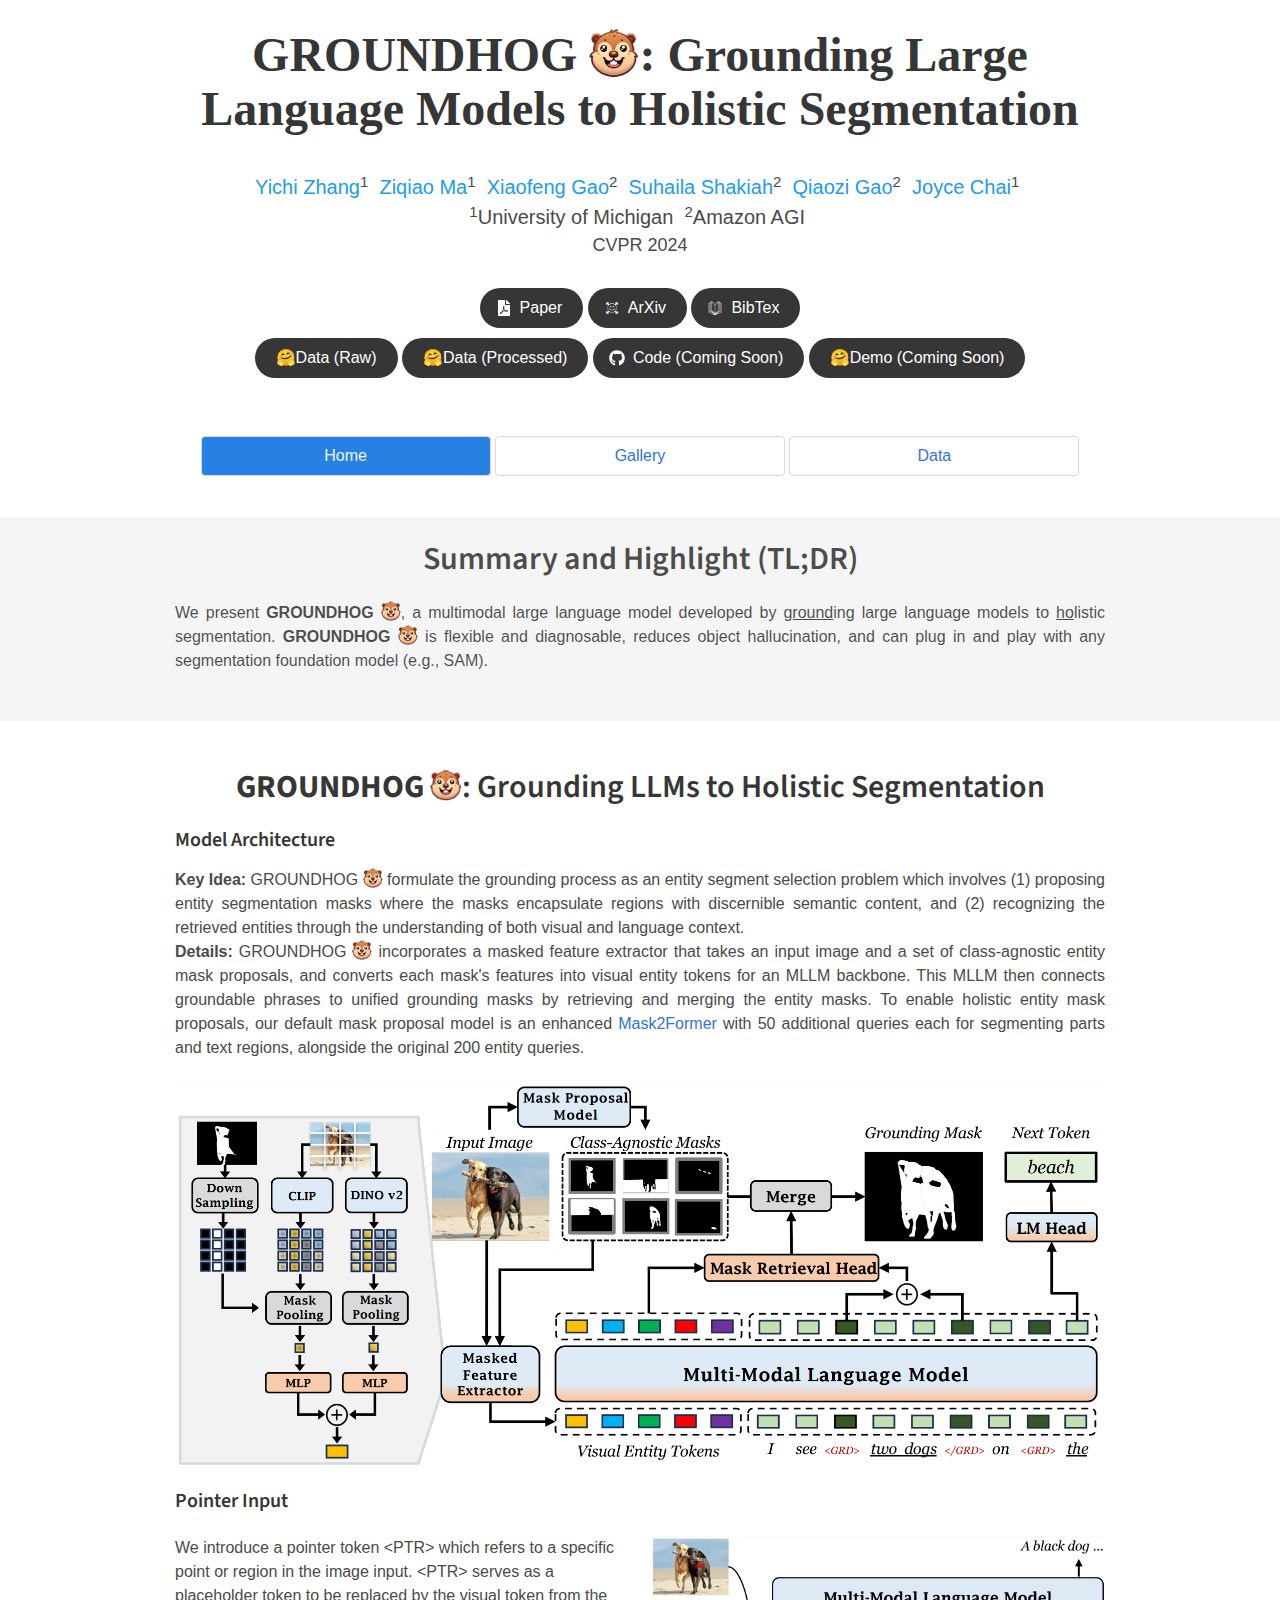
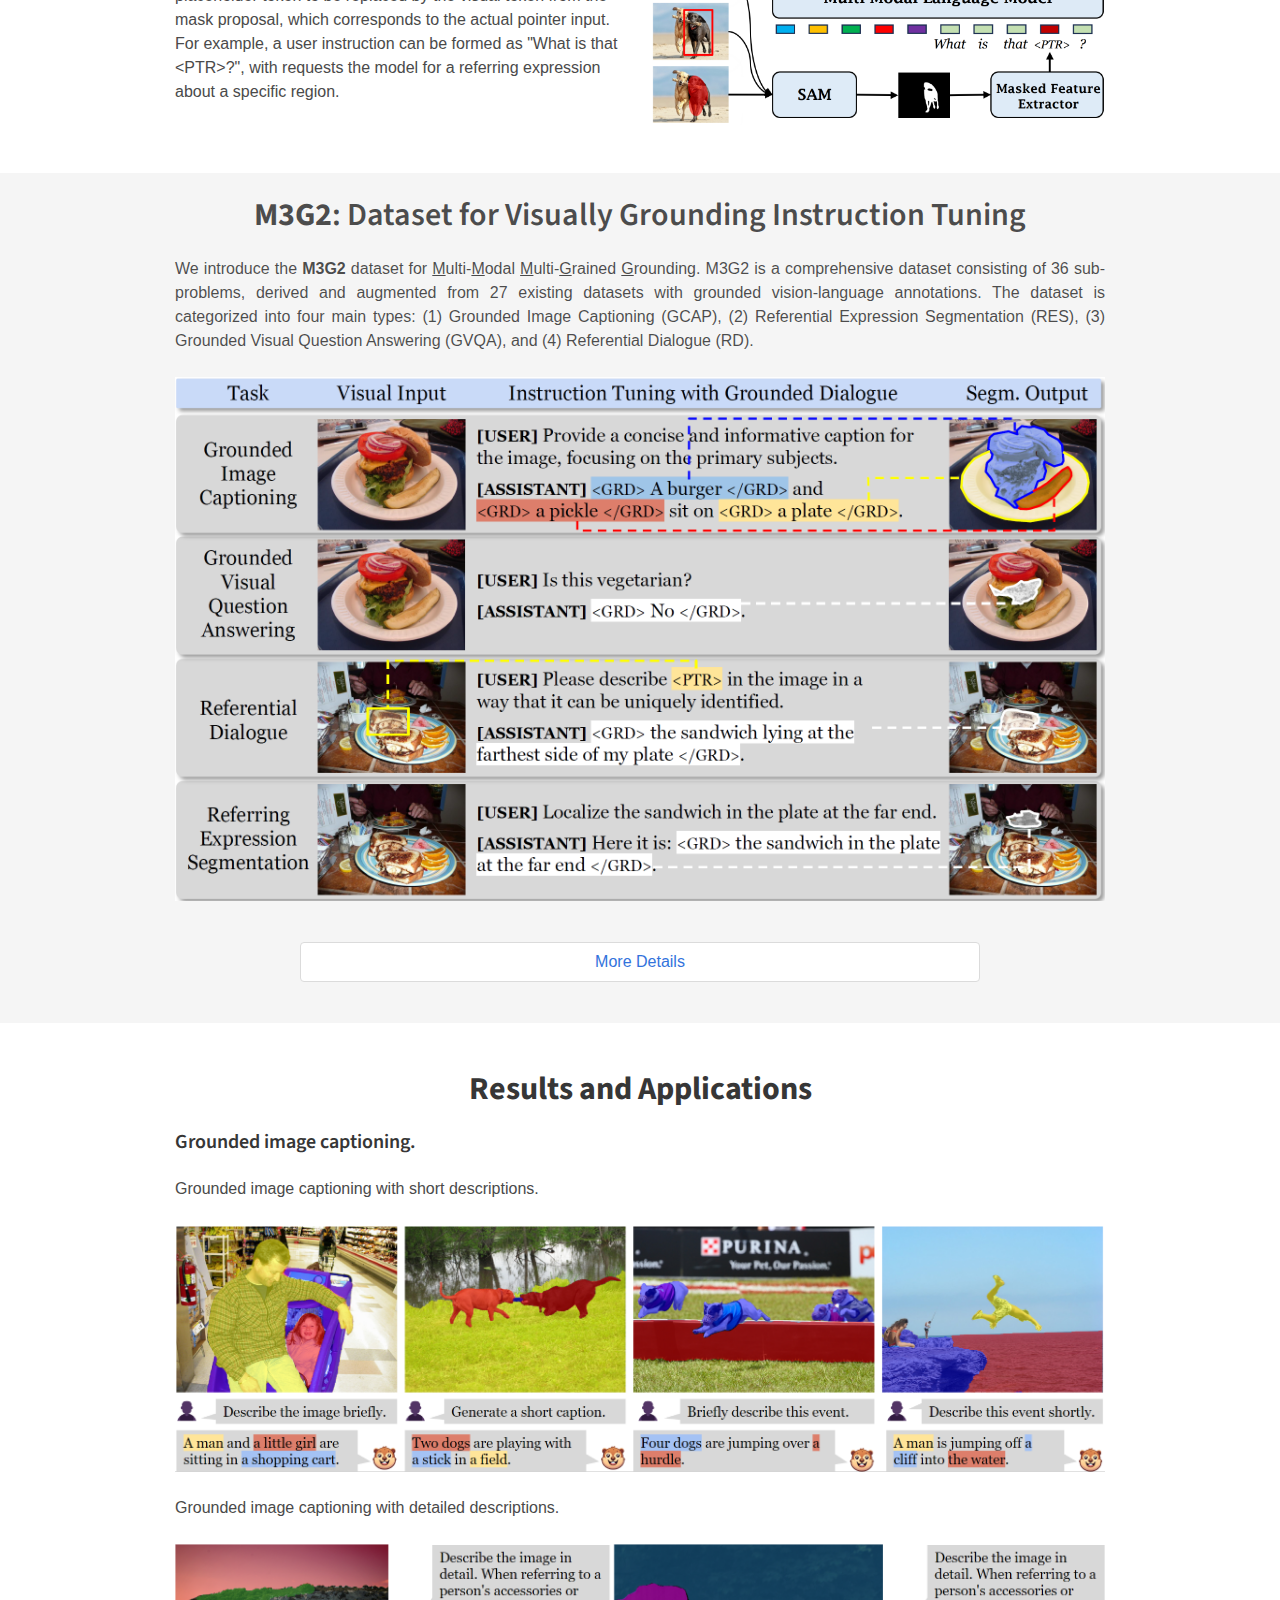
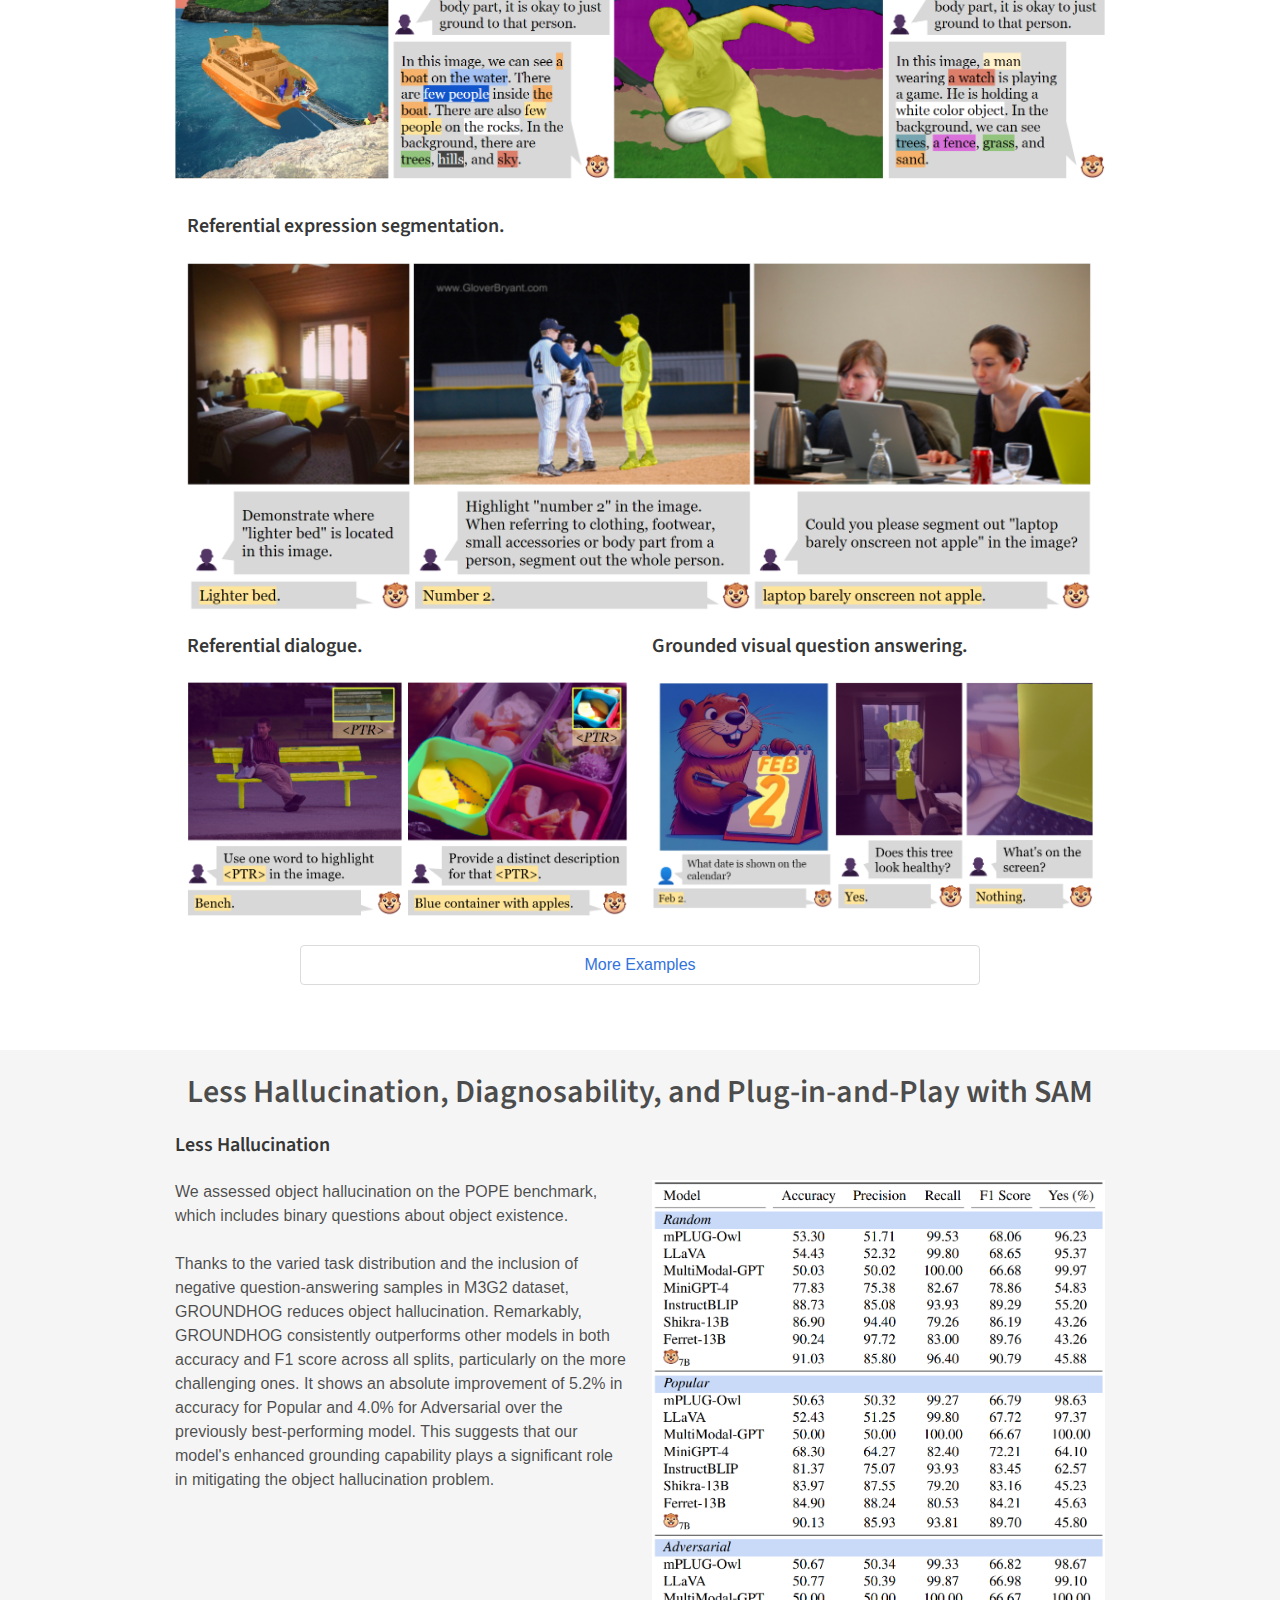
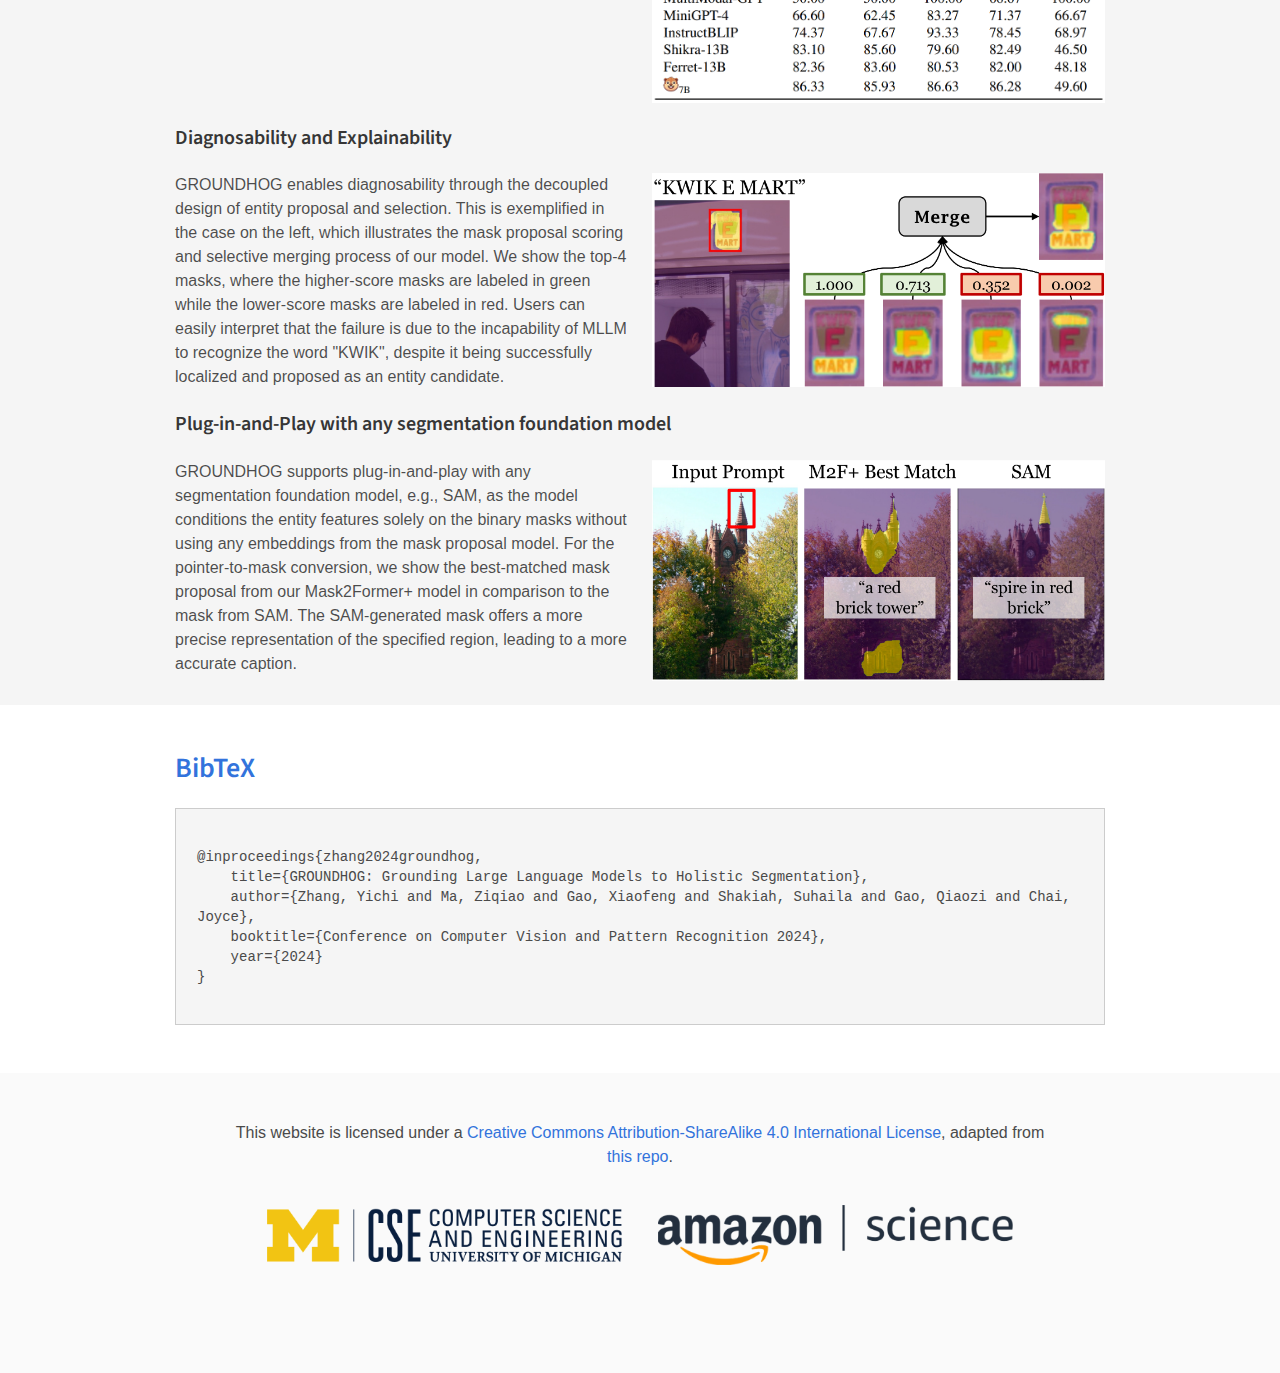
<file: index.html>
<!DOCTYPE html>
<html class="fontawesome-i2svg-active fontawesome-i2svg-complete">

<head>
  <meta http-equiv="Content-Type" content="text/html; charset=UTF-8">

  <!-- HTML Meta Tags -->
  <title>GROUNDHOG</title>
  <meta name="description" content="GROUNDHOG: Grounding Large Language Models to Holistic Segmentation">
  <link rel="icon" href="image_assets/groundhog.png" type="image/x-icon">
  <link rel="shortcut icon" href="image_assets/groundhog.png" type="image/x-icon">

  <!-- Facebook Meta Tags -->
  <meta property="og:url" content="https://groundhog-mllm.github.io/">
  <meta property="og:type" content="website">
  <meta property="og:title" content="GROUNDHOG: Grounding Large Language Models to Holistic Segmentation">
  <meta property="og:description" content="GROUNDHOG: Grounding Large Language Models to Holistic Segmentation">
  <meta property="og:image" content="https://groundhog-mllm.github.io/image_assets/preview.png">

  <!-- Twitter Meta Tags -->
  <meta name="twitter:card" content="summary_large_image">
  <meta property="twitter:domain" content="sled-group.github.io">
  <meta property="twitter:url" content="https://groundhog-mllm.github.io/">
  <meta name="twitter:title" content="GROUNDHOG: Grounding Large Language Models to Holistic Segmentation">
  <meta name="twitter:description" content="GROUNDHOG: Grounding Large Language Models to Holistic Segmentation">
  <meta name="twitter:image" content="https://groundhog-mllm.github.io/image_assets/preview.png">

    <!-- Google tag (gtag.js) -->
    <script async="" src="./assets/js"></script>
    <script>
        window.dataLayer = window.dataLayer || [];

        function gtag() {
            dataLayer.push(arguments);
        }
        gtag('js', new Date());

        gtag('config', 'G-9VZKE74FPW');
    </script>

    <title>GROUNDHOG: Grounding Large Language Models to Holistic Segmentation</title>

    <link href="./assets/css" rel="stylesheet">
    <link rel="stylesheet" href="./assets/css/bootstrap.min.css">
    <link rel="stylesheet" href="./assets/css/bulma.min.css">
    <link rel="stylesheet" href="./assets/css/bulma-carousel.min.css">
    <link rel="stylesheet" href="./assets/css/bulma-slider.min.css">
    <link rel="stylesheet" href="./assets/css/tab_gallery.css">
    <!-- <link rel="stylesheet" href="./assets/css/fontawesome.all.min.css"> -->
    <link rel="stylesheet" href="./assets/css/academicons.min.css">
    <link rel="stylesheet" href="./assets/css/index.css">
    <link rel="stylesheet" href="./assets/css/juxtapose.css">
    <link rel="stylesheet" href="./assets/css/image_card_fader.css">
    <link rel="stylesheet" href="./assets/css/image_card_slider.css">

    <link href='https://fonts.googleapis.com/css?family=Monoton' rel='stylesheet'>
    <link href='https://fonts.googleapis.com/css?family=Roboto' rel='stylesheet'>
    <link href='https://fonts.googleapis.com/css?family=Akronim' rel='stylesheet'>
    <link href='https://fonts.googleapis.com/css?family=Inconsolata' rel='stylesheet'>
    <link href='https://fonts.googleapis.com/css?family=Sofia ' rel='stylesheet'>
    <link href='https://fonts.googleapis.com/css?family=VT323 ' rel='stylesheet'>
    <link href='https://fonts.googleapis.com/css?family=Playfair Display ' rel='stylesheet'>

</head>


<body data-new-gr-c-s-check-loaded="14.1098.0" data-gr-ext-installed="">
    <section class="hero">
        <div class="hero-body">
            <div class="container is-max-desktop">
                <div class="columns is-centered">
                    <div class="column has-text-centered">
                        <h1 class="title is-1 publication-title">GROUNDHOG <img src="image_assets/groundhog.png" alt="(logo)" class="title-image">: Grounding Large Language Models to Holistic Segmentation</h1>
                        <div class="column has-text-centered">

                            <div class="is-size-5 publication-authors">
                                <p>
                                    <span class="author-block">
                                <a href="https://sled.eecs.umich.edu/author/yichi-zhang/">Yichi Zhang</a><sup>1</sup>&nbsp</span>
                                    <span class="author-block">
                                <a href="http://ziqiaoma.com/">Ziqiao Ma</a><sup>1</sup>&nbsp</span>
                                    <span class="author-block">
                                <a href="https://xfgao.github.io/">Xiaofeng Gao</a><sup>2</sup>&nbsp</span>
                                    <span class="author-block">
                                <a href="https://www.amazon.science/author/suhaila-shakiah">Suhaila Shakiah</a><sup>2</sup>&nbsp</span>
                                    <span class="author-block">
                                <a href="https://www.amazon.science/author/qiaozi-gao">Qiaozi Gao</a><sup>2</sup>&nbsp</span>
                                    <span class="author-block">
                                <a href="https://web.eecs.umich.edu/~chaijy/">Joyce Chai</a><sup>1</sup>&nbsp</span>
                                </p>
                            </div>

                            <div class="is-size-5 publication-authors">

                                <p>
                                    <span class="author-block">
                                    <sup>1</sup>University of Michigan&nbsp</span> 
                                    <span class="author-block">
                                    <sup>2</sup>Amazon AGI&nbsp</span>
                                </p>

                                <p id="fn1" style="font-size: large;">
                                    CVPR 2024
                                </p>

                            </div>

                            </br>

                            <div class="publication-links">

                                <span class="link-block">
                                <a href="https://arxiv.org/pdf/2402.16846.pdf" class="external-link button is-normal is-rounded is-dark">
                                  <span class="icon">
                                    <svg class="svg-inline--fa fa-file-pdf fa-w-12" aria-hidden="true" focusable="false" data-prefix="fas" data-icon="file-pdf" role="img" xmlns="http://www.w3.org/2000/svg" viewBox="0 0 384 512" data-fa-i2svg="">
                                      <path fill="currentColor" d="M181.9 256.1c-5-16-4.9-46.9-2-46.9 8.4 0 7.6 36.9 2 46.9zm-1.7 47.2c-7.7 20.2-17.3 43.3-28.4 62.7 18.3-7 39-17.2 62.9-21.9-12.7-9.6-24.9-23.4-34.5-40.8zM86.1 428.1c0 .8 13.2-5.4 34.9-40.2-6.7 6.3-29.1 24.5-34.9 40.2zM248 160h136v328c0 13.3-10.7 24-24 24H24c-13.3 0-24-10.7-24-24V24C0 10.7 10.7 0 24 0h200v136c0 13.2 10.8 24 24 24zm-8 171.8c-20-12.2-33.3-29-42.7-53.8 4.5-18.5 11.6-46.6 6.2-64.2-4.7-29.4-42.4-26.5-47.8-6.8-5 18.3-.4 44.1 8.1 77-11.6 27.6-28.7 64.6-40.8 85.8-.1 0-.1.1-.2.1-27.1 13.9-73.6 44.5-54.5 68 5.6 6.9 16 10 21.5 10 17.9 0 35.7-18 61.1-61.8 25.8-8.5 54.1-19.1 79-23.2 21.7 11.8 47.1 19.5 64 19.5 29.2 0 31.2-32 19.7-43.4-13.9-13.6-54.3-9.7-73.6-7.2zM377 105L279 7c-4.5-4.5-10.6-7-17-7h-6v128h128v-6.1c0-6.3-2.5-12.4-7-16.9zm-74.1 255.3c4.1-2.7-2.5-11.9-42.8-9 37.1 15.8 42.8 9 42.8 9z">
                                      </path>
                                    </svg>
                                  </span>
                                <span>Paper</span>
                                </a>
                                </span>

                                <span class="link-block">
                                <a href="https://arxiv.org/abs/2402.16846" class="external-link button is-normal is-rounded is-dark">
                                  <span class="icon">
                                    <i class="ai ai-arxiv"></i>
                                  </span>
                                    <span>ArXiv</span>
                                </a>
                                </span>

                                <span class="link-block">
                                <a href="#bibtex" class="external-link button is-normal is-rounded is-dark">
                                    <span class="icon">
                                        <i class="ai ai-obp"></i>
                                    </span>
                                    <span>BibTex</span>
                                </a>
                                </span>

                                </br>


                                <span class="link-block">
                                <a href="https://huggingface.co/datasets/594zyc/GROUNDHOG-RAW" class="external-link button is-normal is-rounded is-dark">
                                    <span>🤗Data (Raw)</span>
                                </a>
                                </span>

                                <span class="link-block">
                                <a href="https://huggingface.co/datasets/594zyc/GROUNDHOG-M3G2" class="external-link button is-normal is-rounded is-dark">
                                    <span>🤗Data (Processed)</span>
                                </a>
                                </span>
                              
                                <span class="link-block">
                                <a href="https://github.com/amazon-science" class="external-link button is-normal is-rounded is-dark">
                                    <span class="icon">
                                        <svg class="svg-inline--fa fa-github fa-w-16" aria-hidden="true" focusable="false" data-prefix="fab" data-icon="github" role="img" xmlns="http://www.w3.org/2000/svg" viewBox="0 0 496 512" data-fa-i2svg="">
                                        <path fill="currentColor" d="M165.9 397.4c0 2-2.3 3.6-5.2 3.6-3.3.3-5.6-1.3-5.6-3.6 0-2 2.3-3.6 5.2-3.6 3-.3 5.6 1.3 5.6 3.6zm-31.1-4.5c-.7 2 1.3 4.3 4.3 4.9 2.6 1 5.6 0 6.2-2s-1.3-4.3-4.3-5.2c-2.6-.7-5.5.3-6.2 2.3zm44.2-1.7c-2.9.7-4.9 2.6-4.6 4.9.3 2 2.9 3.3 5.9 2.6 2.9-.7 4.9-2.6 4.6-4.6-.3-1.9-3-3.2-5.9-2.9zM244.8 8C106.1 8 0 113.3 0 252c0 110.9 69.8 205.8 169.5 239.2 12.8 2.3 17.3-5.6 17.3-12.1 0-6.2-.3-40.4-.3-61.4 0 0-70 15-84.7-29.8 0 0-11.4-29.1-27.8-36.6 0 0-22.9-15.7 1.6-15.4 0 0 24.9 2 38.6 25.8 21.9 38.6 58.6 27.5 72.9 20.9 2.3-16 8.8-27.1 16-33.7-55.9-6.2-112.3-14.3-112.3-110.5 0-27.5 7.6-41.3 23.6-58.9-2.6-6.5-11.1-33.3 2.6-67.9 20.9-6.5 69 27 69 27 20-5.6 41.5-8.5 62.8-8.5s42.8 2.9 62.8 8.5c0 0 48.1-33.6 69-27 13.7 34.7 5.2 61.4 2.6 67.9 16 17.7 25.8 31.5 25.8 58.9 0 96.5-58.9 104.2-114.8 110.5 9.2 7.9 17 22.9 17 46.4 0 33.7-.3 75.4-.3 83.6 0 6.5 4.6 14.4 17.3 12.1C428.2 457.8 496 362.9 496 252 496 113.3 383.5 8 244.8 8zM97.2 352.9c-1.3 1-1 3.3.7 5.2 1.6 1.6 3.9 2.3 5.2 1 1.3-1 1-3.3-.7-5.2-1.6-1.6-3.9-2.3-5.2-1zm-10.8-8.1c-.7 1.3.3 2.9 2.3 3.9 1.6 1 3.6.7 4.3-.7.7-1.3-.3-2.9-2.3-3.9-2-.6-3.6-.3-4.3.7zm32.4 35.6c-1.6 1.3-1 4.3 1.3 6.2 2.3 2.3 5.2 2.6 6.5 1 1.3-1.3.7-4.3-1.3-6.2-2.2-2.3-5.2-2.6-6.5-1zm-11.4-14.7c-1.6 1-1.6 3.6 0 5.9 1.6 2.3 4.3 3.3 5.6 2.3 1.6-1.3 1.6-3.9 0-6.2-1.4-2.3-4-3.3-5.6-2z">
                                        </path>
                                        </svg>
                                    </span>
                                    <span>Code (Coming Soon)</span>
                                </a>
                                </span>

                                <span class="link-block">
                                <a href="https://huggingface.co/sled-umich" class="external-link button is-normal is-rounded is-dark">
                                    <span>🤗Demo (Coming Soon)</span>
                                </a>
                                </span>

                            </div>
                        </div>
                    </div>
                </div>

                <div class="has-text-centered">
                    <!-- <img src="./image_assets/infedit_gif.gif" width="100%"> -->
                    <!-- <video id="dollyzoom" autoplay="" controls="" muted="" loop="" playsinline="" height="100%">
                    <source src="./video_assets/workflow_demo.mp4" type="video/mp4">
                    </video> -->
                    <!-- <iframe width="960" height="540" src="https://www.youtube.com/embed/ihDbAUh0LXk?si=ASIzJd_Q2Tq1pwjq" 
                        title="YouTube video player" frameborder="0" allow="accelerometer; autoplay; clipboard-write; encrypted-media; gyroscope; picture-in-picture; web-share" allowfullscreen></iframe> -->
                </div>

                <div class="column has-text-centered link-container" id="blocks">
                    <div class="publication-links">
                        <span class="link-block">
                            <a href="./index.html#blocks" class="external-link button is-normal" style="width: 32%; background-color: #2780e3; color: aliceblue;">
                            Home
                            </a>
                        </span>
                        <span class="link-block">
                            <a href="./gallery.html#blocks" class="external-link button is-normal" style="width: 32%; color: #3273DC;">
                            Gallery
                            </a>
                        </span>
                        <span class="link-block">
                            <a href="./data.html#blocks" class="external-link button is-normal" style="width: 32%; color: #3273DC;">
                            Data
                            </a>
                        </span>
                    </div>
                </div>
            </div>
        </div>
    </section>


    <section class="hero is-light is-small">
        <div class="hero-body">
            <div class="container is-max-desktop has-text-centered">

                <h2 class="title is-3">Summary and Highlight (TL;DR)</h2>

                <div class="has-text-justified">
                    <p>
                        We present <b>GROUNDHOG</b> <img src="image_assets/groundhog.png" alt="(logo)" class="inline-image">, 
                        a multimodal large language model developed by <u>ground</u>ing large language models to <u>ho</u>listic se<u>g</u>mentation.
                        <b>GROUNDHOG</b> <img src="image_assets/groundhog.png" alt="(logo)" class="inline-image"> is flexible and diagnosable, reduces object hallucination, and can plug in and play with any segmentation foundation model (e.g., SAM).
                    </p>
                </div>

                <br>
                
                <!--
                <div class="columns is-centered">

                    <div class="column">
                        <div class="content">
                            <div class="tab_container">
                                <div id="juxtapose-embed1" data-startingposition="30%" data-animate="true" class="juxtapose">
                                    <div class="jx-slider">
                                        <div class="jx-handle " style="left: 54.53%;">
                                            <div class="jx-arrow jx-left"></div>
                                            <div class="jx-control">
                                                <div class="jx-controller" tabindex="0" role="slider" aria-valuenow="50" aria-valuemin="0" aria-valuemax="100"></div>
                                            </div>
                                            <div class="jx-arrow jx-right"></div>
                                        </div>
                                        <div class="jx-image jx-left " style="width: 54.53%;">
                                            <img src="./image_assets/teaser/1-input.png" alt="" data-label="Raw">
                                        </div>
                                        <div class="jx-image jx-right " style="width: 45.47%;">
                                            <img src="./image_assets/teaser/1-output.png" alt="" data-label="Grounded">
                                        </div>
                                    </div>
                                </div>
                            </div>
                        </div>
                        <div class="has-text-justified">
                            <p style="text-align: center;">
                                Text here
                            </p>
                        </div>
                    </div>

                    <div class="column">
                        <div class="content">
                            <div class="tab_container">
                                <div id="juxtapose-embed1" data-startingposition="30%" data-animate="true" class="juxtapose">
                                    <div class="jx-slider">
                                        <div class="jx-handle " style="left: 54.53%;">
                                            <div class="jx-arrow jx-left"></div>
                                            <div class="jx-control">
                                                <div class="jx-controller" tabindex="0" role="slider" aria-valuenow="50" aria-valuemin="0" aria-valuemax="100"></div>
                                            </div>
                                            <div class="jx-arrow jx-right"></div>
                                        </div>
                                        <div class="jx-image jx-left " style="width: 54.53%;">
                                            <img src="./image_assets/teaser/1-input.png" alt="" data-label="Raw">
                                        </div>
                                        <div class="jx-image jx-right " style="width: 45.47%;">
                                            <img src="./image_assets/teaser/1-output.png" alt="" data-label="Grounded">
                                        </div>
                                    </div>
                                </div>
                            </div>
                        </div>
                        <div class="has-text-justified">
                            <p style="text-align: center;">
                                Text here.
                            </p>
                        </div>
                    </div>

                    <div class="column">
                        <div class="content">
                            <div class="tab_container">
                                <div id="juxtapose-embed1" data-startingposition="30%" data-animate="true" class="juxtapose">
                                    <div class="jx-slider">
                                        <div class="jx-handle " style="left: 54.53%;">
                                            <div class="jx-arrow jx-left"></div>
                                            <div class="jx-control">
                                                <div class="jx-controller" tabindex="0" role="slider" aria-valuenow="50" aria-valuemin="0" aria-valuemax="100"></div>
                                            </div>
                                            <div class="jx-arrow jx-right"></div>
                                        </div>
                                        <div class="jx-image jx-left " style="width: 54.53%;">
                                            <img src="./image_assets/teaser/1-input.png" alt="" data-label="Raw">
                                        </div>
                                        <div class="jx-image jx-right " style="width: 45.47%;">
                                            <img src="./image_assets/teaser/1-output.png" alt="" data-label="Grounded">
                                        </div>
                                    </div>
                                </div>
                            </div>
                        </div>
                        <div class="has-text-justified">
                            <p style="text-align: center;">
                                Text here.
                            </p>
                        </div>

                    </div>
                </div>
                
            </div>
            -->
            
        </div>
    </section>

    <section class="section">

        <!--/ Matting. -->
        <div class="container is-max-desktop">

            <h2 class="title is-3 has-text-centered"><b>GROUNDHOG</b> <img src="image_assets/groundhog.png" alt="(logo)" class="section-header-image">: Grounding LLMs to Holistic Segmentation</h2>
            <!-- color -->
            <div class="columns is-centered">
                <div class="column is-full-width">

                    <div class="content has-text-justified">
                        <h4>
                            Model Architecture
                        </h4>
                        <b>Key Idea:</b> GROUNDHOG <img src="image_assets/groundhog.png" alt="(logo)" class="inline-image"> 
                        formulate the grounding process as an entity segment selection problem which involves 
                        (1) proposing entity segmentation masks where the masks encapsulate regions with discernible semantic content, and 
                        (2) recognizing the retrieved entities through the understanding of both visual and language context.
                        <br>
                        <b>Details:</b> GROUNDHOG <img src="image_assets/groundhog.png" alt="(logo)" class="inline-image"> 
                        incorporates a masked feature extractor that takes an input image and a set of class-agnostic entity mask proposals, 
                        and converts each mask's features into visual entity tokens for an MLLM backbone. 
                        This MLLM then connects groundable phrases to unified grounding masks by retrieving and merging the entity masks.
                        To enable holistic entity mask proposals, our default mask proposal model is an enhanced <a href="https://arxiv.org/abs/2112.01527">Mask2Former</a>
                        with 50 additional queries each for segmenting parts and text regions, alongside the original 200 entity queries.
                    </div>

                    <div class="content has-text-centered">
                        <img src="./image_assets/model.png" width="150%">
                    </div>
                    
                    <div class="content has-text-justified">
                        <h4>
                            Pointer Input
                        </h4>
                    </div>

                    <div class="columns is-centered">

                        <div class="column">
                            <div class="content">
                                We introduce a pointer token &lt;PTR&gt; which refers to a specific point or region in the image input.
                                &lt;PTR&gt; serves as a placeholder token to be replaced by the visual token from the mask proposal, which corresponds to the actual pointer input.
                                For example, a user instruction can be formed as "What is that &lt;PTR&gt;?", with requests the model for a referring expression about a specific region.
                            </div>
                        </div>
                        <div class="column">
                            <div class="content has-text-centered">
                                <img src="./image_assets/ptr.png" width="100%">
                            </div>
                        </div>
                    </div>
                </div>
            </div>

        </div>
    </section>


    <section class="hero is-light is-small">
        <div class="hero-body">
            <div class="container is-max-desktop has-text-centered">

                <h2 class="title is-3 has-text-centered"><b>M3G2</b>: Dataset for Visually Grounding Instruction Tuning</h2>
                <!-- color -->
                <div class="columns is-centered">
                    <div class="column is-full-width">

                        <div class="content has-text-justified">
                            We introduce the <b>M3G2</b> dataset for <u>M</u>ulti-<u>M</u>odal <u>M</u>ulti-<u>G</u>rained <u>G</u>rounding. 
                            M3G2 is a comprehensive dataset consisting of 36 sub-problems, derived and augmented from 27 existing datasets with grounded vision-language annotations. 
                            The dataset is categorized into four main types: (1) Grounded Image Captioning (GCAP), (2) Referential Expression Segmentation (RES), (3) Grounded Visual Question Answering (GVQA), and (4) Referential Dialogue (RD).
                        </div>

                        <div class="content has-text-centered">
                            <img src="./image_assets/dataset.png" width="150%">
                        </div>

                    </div>
                </div>

                <div class="column has-text-centered link-container" id="blocks">
                    <div class="publication-links">
                        <span class="link-block">
                            <a href="./data.html#blocks" class="external-link button is-normal" style="width: 75%; color: #3273DC;">
                            More Details
                            </a>
                        </span>
                    </div>
                </div>

            </div>
        </div>
    </section>

    
    <section class="section">

        <!--/ Matting. -->
        <div class="container is-max-desktop">

            <h2 class="title is-3 has-text-centered"><b>Results and Applications</b></h2>

            <div class="columns is-centered">
                <div class="column is-full-width">

                    <div class="content has-text-justified">
                        <h4>
                            Grounded image captioning.
                        </h4>                        
                    </div>

                    <div class="content has-text-justified">
                        Grounded image captioning with short descriptions.
                    </div>

                    <div class="content has-text-centered">
                        <img src="./image_assets/gallery/short-caption-1.png" width="100%">
                    </div>

                    <div class="content has-text-justified">
                        Grounded image captioning with detailed descriptions.
                    </div>

                    <div class="content has-text-centered">
                        <img src="./image_assets/gallery/dense-caption-1.png" width="100%">
                    </div>

                </div>
            </div>

            <div class="column is-full-width">

                <div class="content has-text-justified">
                    <h4>
                        Referential expression segmentation.
                    </h4>
                </div>

                <div class="columns is-centered">
                    <div class="column is-full-width">
                        <div class="content has-text-centered">
                            <img src="./image_assets/gallery/res-1.png" width="150%">
                        </div>
                    </div>
                </div>
            </div>


            <div class="column is-full-width">

                <div class="columns is-centered">

                    <div class="column">
                        <div class="content has-text-justified">
                            <h4>
                                Referential dialogue.
                            </h4>
                        </div>
                        <div class="content has-text-centered">
                            <img src="./image_assets/gallery/rd-1.png" width="100%">
                        </div>
                    </div>

                    
                    <div class="column">
                        <div class="content has-text-justified">
                            <h4>
                                Grounded visual question answering.
                            </h4>
                        </div>
                        <div class="content has-text-centered">
                            <img src="./image_assets/gallery/vqa-1.png" width="100%">
                        </div>
                    </div>

                </div>

            </div>

            <div class="column has-text-centered link-container" id="blocks">
                <div class="publication-links">
                    <span class="link-block">
                        <a href="./gallery.html#blocks" class="external-link button is-normal" style="width: 75%; color: #3273DC;">
                        More Examples
                        </a>
                    </span>
                </div>
            </div>

        </div>
    </section>


    <section class="hero is-light is-small">
        <div class="hero-body">
            <div class="container is-max-desktop">

                <h2 class="title is-3 has-text-centered">Less Hallucination, Diagnosability, and Plug-in-and-Play with SAM</h2>

                <div class="columns is-centered">
                    
                    <div class="column is-full-width">

                        <div class="content has-text-justified">
                            <h4>
                                Less Hallucination
                            </h4>
                        </div>

                        <div class="columns is-centered">
                            
                            <div class="column">
                                <div class="content">
                                    We assessed object hallucination on the <a href="
                                    https://arxiv.org/abs/2305.10355">POPE</a> benchmark, which includes binary questions about object existence.
                                </div>
                                <div class="content">
                                    Thanks to the varied task distribution and the inclusion of negative question-answering samples in M3G2 dataset, GROUNDHOG reduces object hallucination. 
                                    Remarkably, GROUNDHOG consistently outperforms other models in both accuracy and F1 score across all splits, particularly on the more challenging ones. 
                                    It shows an absolute improvement of 5.2% in accuracy for Popular and 4.0% for Adversarial over the previously best-performing model. 
                                    This suggests that our model's enhanced grounding capability plays a significant role in mitigating the object hallucination problem.
                                </div>
                            </div>
                            <div class="column">
                                <div class="content has-text-centered">
                                    <img src="./image_assets/hallucinate.png" width="100%">
                                </div>
                            </div>
                        </div>
                    </div>
                </div>

                <div class="columns is-centered">
                    <div class="column is-full-width">

                        <div class="content has-text-justified">
                            <h4>
                                Diagnosability and Explainability
                            </h4>
                        </div>
                        
                        <div class="columns is-centered">
                            <div class="column">
                                <div class="content">
                                    GROUNDHOG enables diagnosability through the decoupled design of entity proposal and selection.
                                    This is exemplified in the case on the left, which illustrates the mask proposal scoring and selective merging process of our model. 
                                    We show the top-4 masks, where the higher-score masks are labeled in green while the lower-score masks are labeled in red. 
                                    Users can easily interpret that the failure is due to the incapability of MLLM to recognize the word "KWIK", despite it being successfully localized and proposed as an entity candidate.
                                </div>
                            </div>
                            <div class="column">
                                <div class="content has-text-centered">
                                    <img src="./image_assets/diagnose.png" width="100%">
                                </div>
                            </div>
                        </div>
                        
                    </div>
                </div>

                <div class="columns is-centered">
                    <div class="column is-full-width">

                        <div class="content has-text-justified">
                            <h4>
                                Plug-in-and-Play with any segmentation foundation model
                            </h4>
                        </div>
                        
                        <div class="columns is-centered">
                            <div class="column">
                                <div class="content">
                                    GROUNDHOG supports plug-in-and-play with any segmentation foundation model, e.g., SAM, as the model conditions the entity features solely on the binary masks without using any embeddings from the mask proposal model. 
                                    For the pointer-to-mask conversion, we show the best-matched mask proposal from our Mask2Former+ model in comparison to the mask from SAM. 
                                    The SAM-generated mask offers a more precise representation of the specified region, leading to a more accurate caption. 
                                </div>
                            </div>
                            <div class="column">
                                <div class="content has-text-centered">
                                    <img src="./image_assets/sam.png" width="100%">
                                </div>
                            </div>
                        </div>
                        
                    </div>
                </div>
            </div>
        </div>
    </section>



    <section class="section" id="BibTeX">
        <div class="container is-max-desktop content">
            <h2 class="title"><a id="bibtex">BibTeX</a></h2>
            <pre><code>
@inproceedings{zhang2024groundhog,
    title={GROUNDHOG: Grounding Large Language Models to Holistic Segmentation},
    author={Zhang, Yichi and Ma, Ziqiao and Gao, Xiaofeng and Shakiah, Suhaila and Gao, Qiaozi and Chai, Joyce},
    booktitle={Conference on Computer Vision and Pattern Recognition 2024},
    year={2024}
}
            </code></pre>
        </div>
    </section>


    <footer class="footer">
        <div class="columns is-centered">
            <div class="column is-8">
                <div class="content has-text-centered">
                    <p>
                        This website is licensed under a <a rel="license" href="http://creativecommons.org/licenses/by-sa/4.0/">Creative Commons Attribution-ShareAlike 4.0 International License</a>, adapted from <a href="https://github.com/nerfies/nerfies.github.io">this repo</a>.
                    </p>
                </div>
            </div>
        </div>
        <div class="columns is-centered">            
            <div class="column is-8">
                <div class="column">
                    <div class="content has-text-centered">
                        <img src="./image_assets/umich.png" width="45%">
                        &nbsp;&nbsp;&nbsp;&nbsp;&nbsp;&nbsp;
                        <img src="./image_assets/amazon.png" width="45%">
                    </div>
                </div>
            </div>
        </div>
    </footer>


    <script type="text/javascript">
        var currentMethodList = ['ours', 'plain', 'full', 'aae', 'ip2p', 'p2p'];
        var currentMethod = "ours";

        function ChangeMethod(idx) {
            var li_list = document.getElementById("method-view-ul").children;
            for (i = 0; i < li_list.length; i++) {
                li_list[i].className = "nav-link";
            }
            li_list[idx].className = "nav-link active";
            currentMethod = currentMethodList[idx];

            var image_livingroom = document.getElementById('image_livingroom');
            var image_cityscape = document.getElementById('image_cityscape');
            image_livingroom.src = "./image_assets/footnote/livingroom/livingroom_" + currentMethod + ".jpg";
            image_cityscape.src = "./image_assets/footnote/cityscape/cityscape_" + currentMethod + ".jpg";
        }

        function ChangePrompt(idx) {
            var li_list = document.getElementById("prompt-view-ul").children;
            for (i = 0; i < li_list.length; i++) {
                li_list[i].className = "nav-link";
            }
            li_list[idx].className = "nav-link active";
            var div_livingroom = document.getElementById('div_livingroom');
            var div_cityscape = document.getElementById('div_cityscape');
            if (idx == 0) {
                div_livingroom.style.display = "";
                div_cityscape.style.display = "none";
            } else {
                div_livingroom.style.display = "none";
                div_cityscape.style.display = "";
            }
        }
    </script>

    <script src="./assets/js/juxtapose.js"></script>
    <script src="./assets/js/popper.min.js"></script>
    <script src="./assets/js/jquery.min.js"></script>
    <script src="./assets/js/bootstrap.min.js"></script>
    <script defer="" src="./assets/js/fontawesome.all.min.js"></script>
    <script src="./assets/js/bulma-carousel.min.js"></script>
    <script src="./assets/js/bulma-slider.min.js"></script>
    <script src="./assets/js/magnifier.js"></script>

</body>
<grammarly-desktop-integration data-grammarly-shadow-root="true"></grammarly-desktop-integration>

</html>
</file>
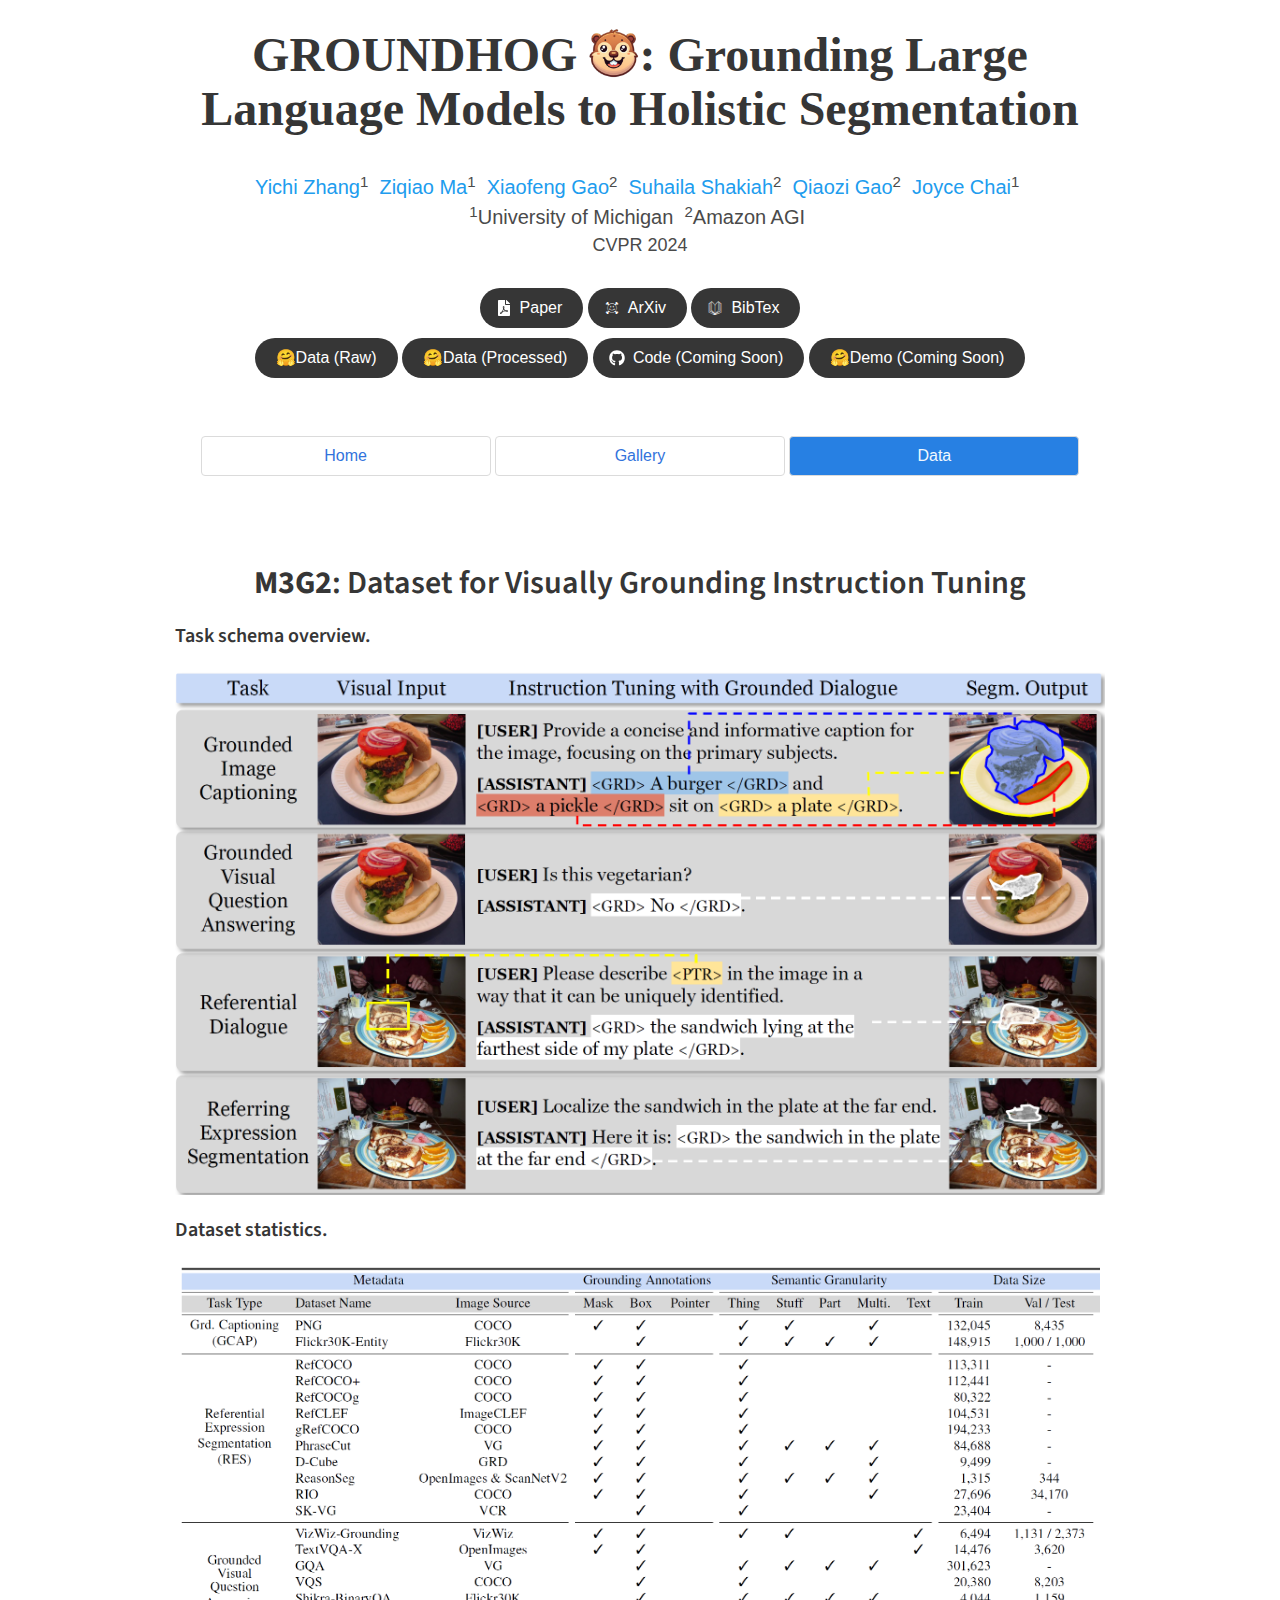
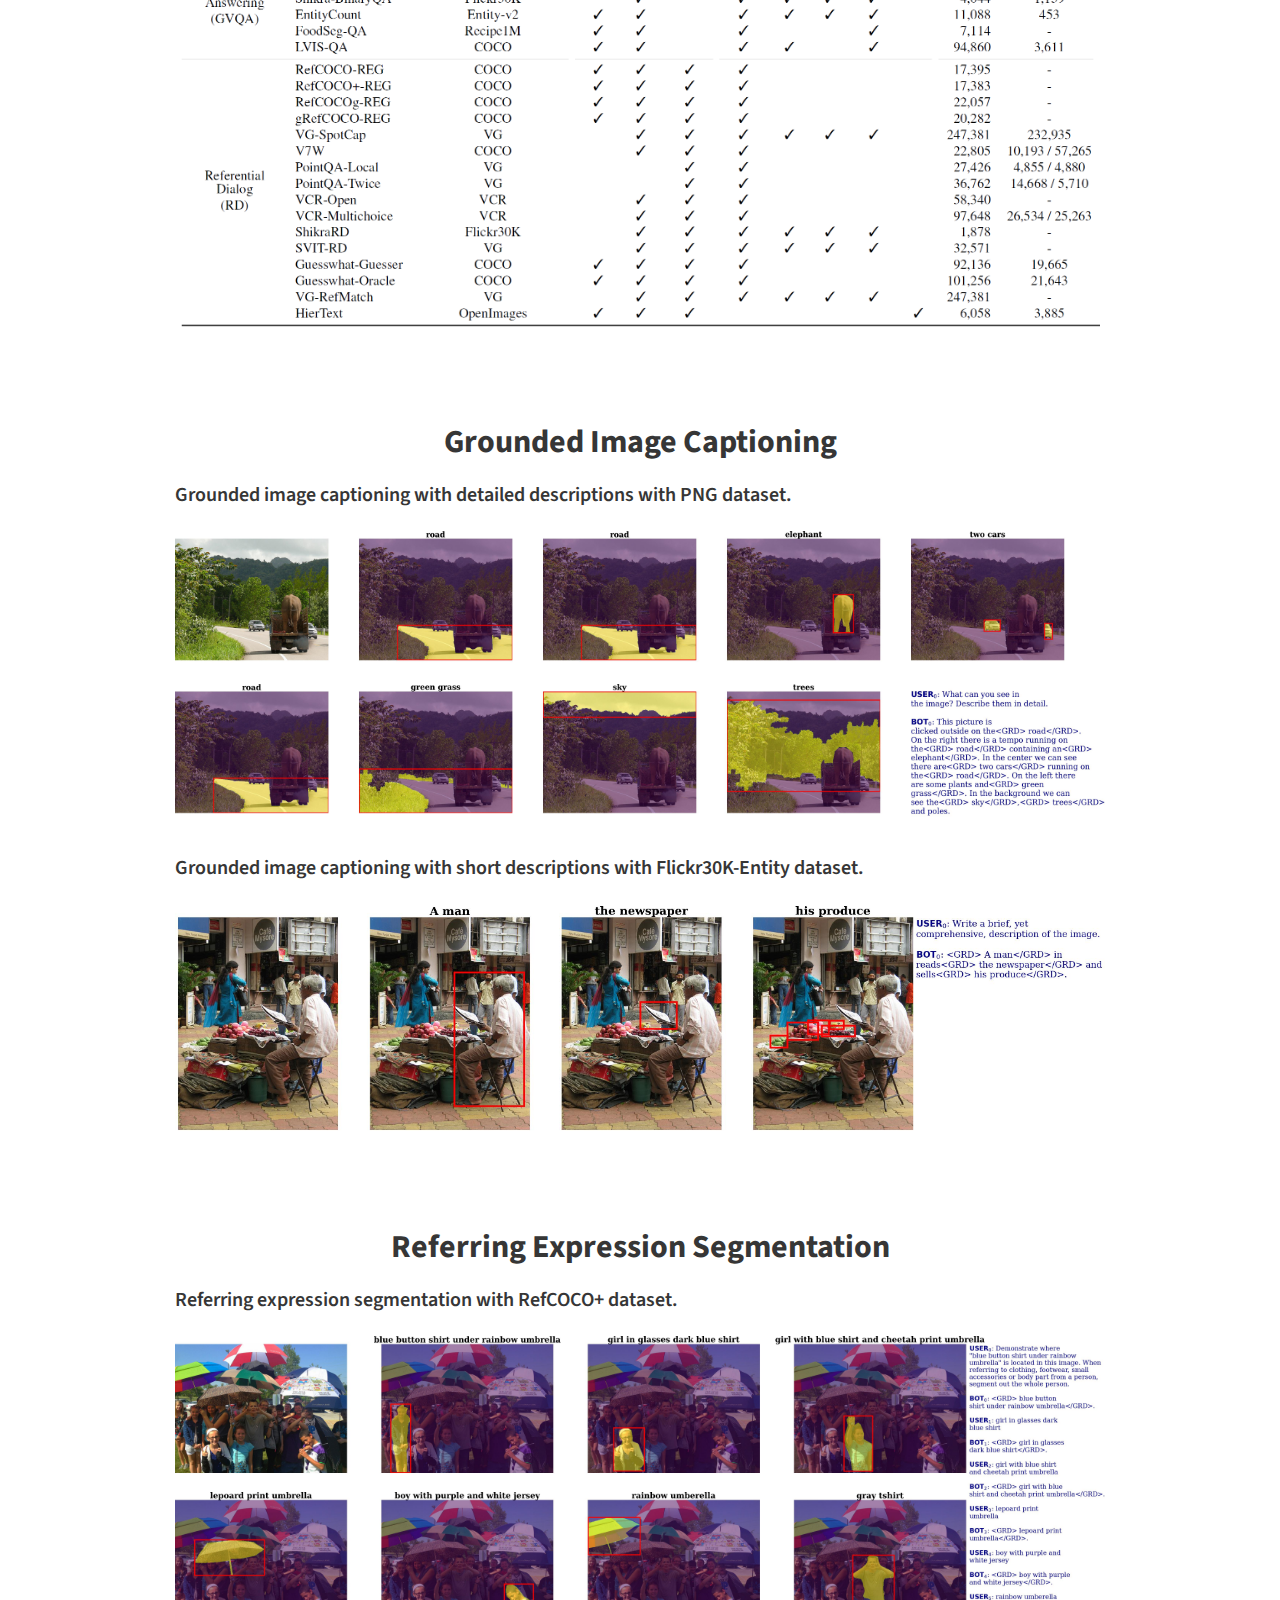
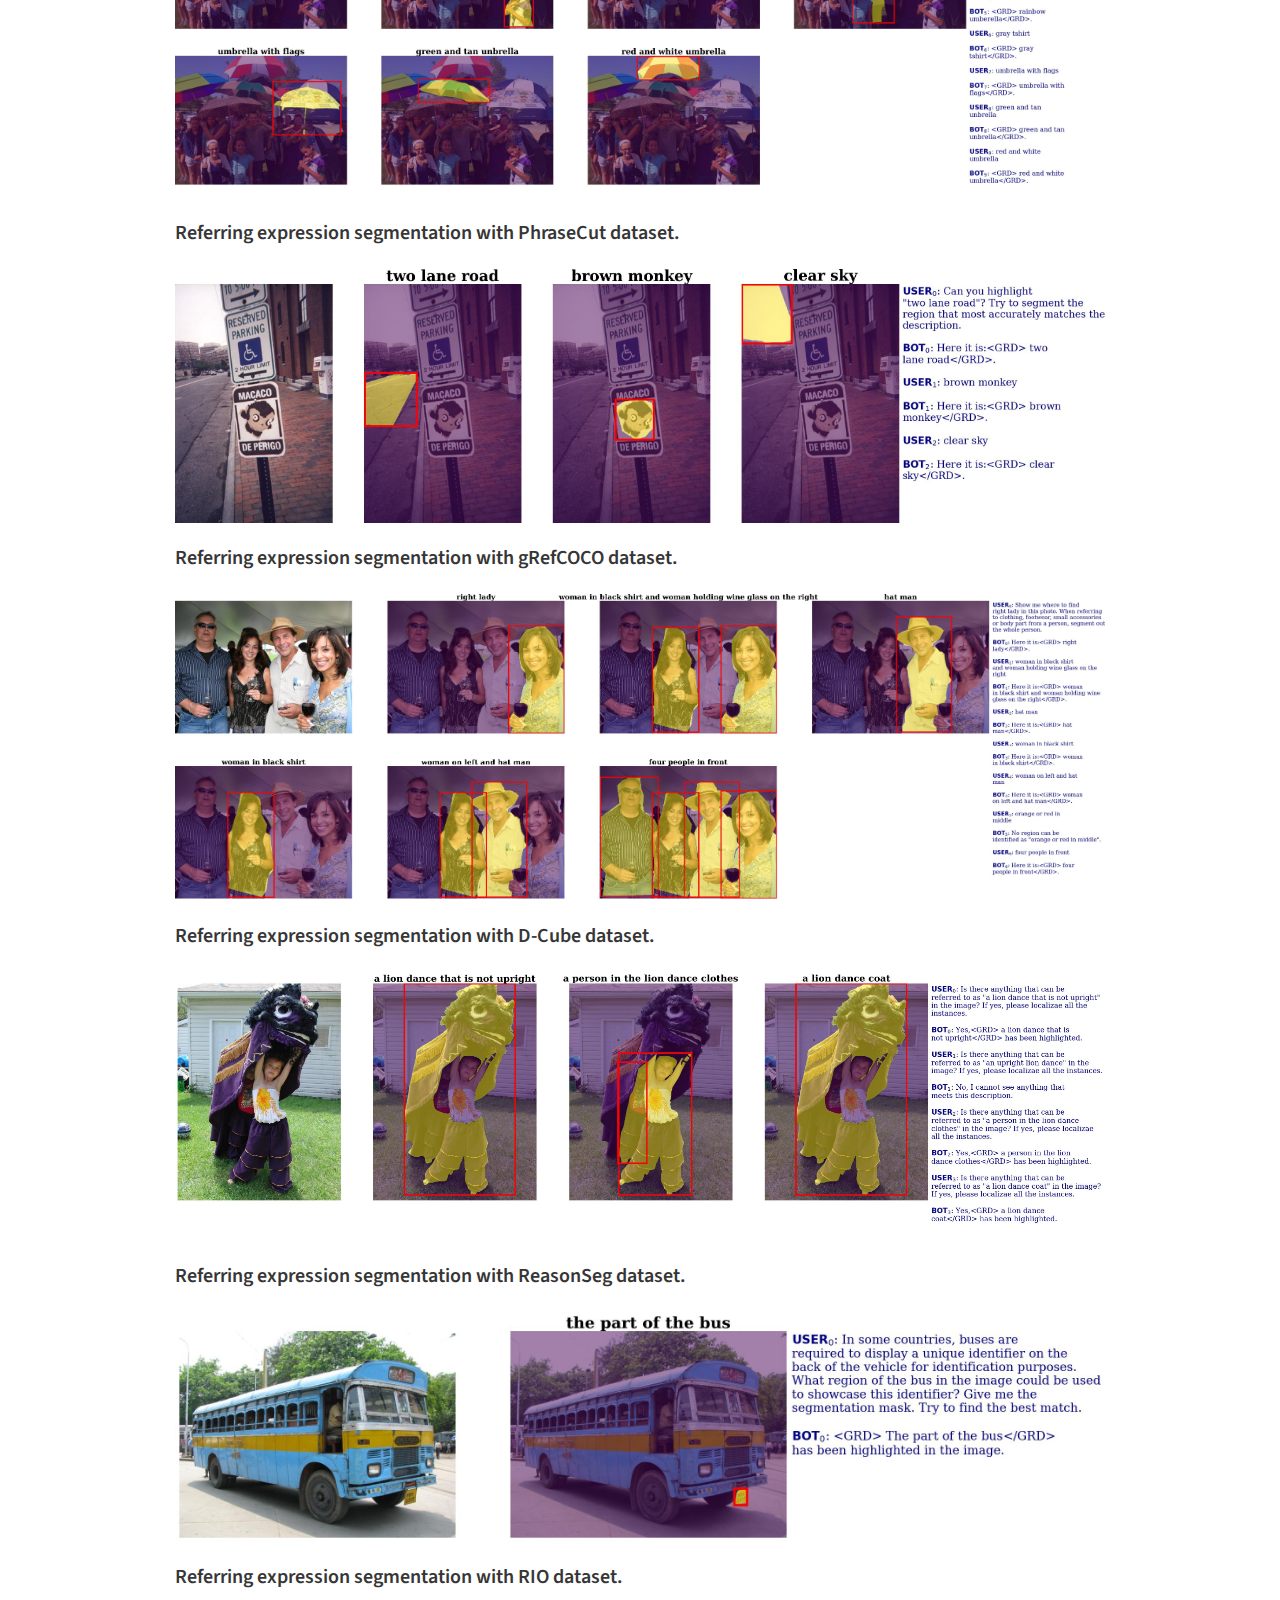
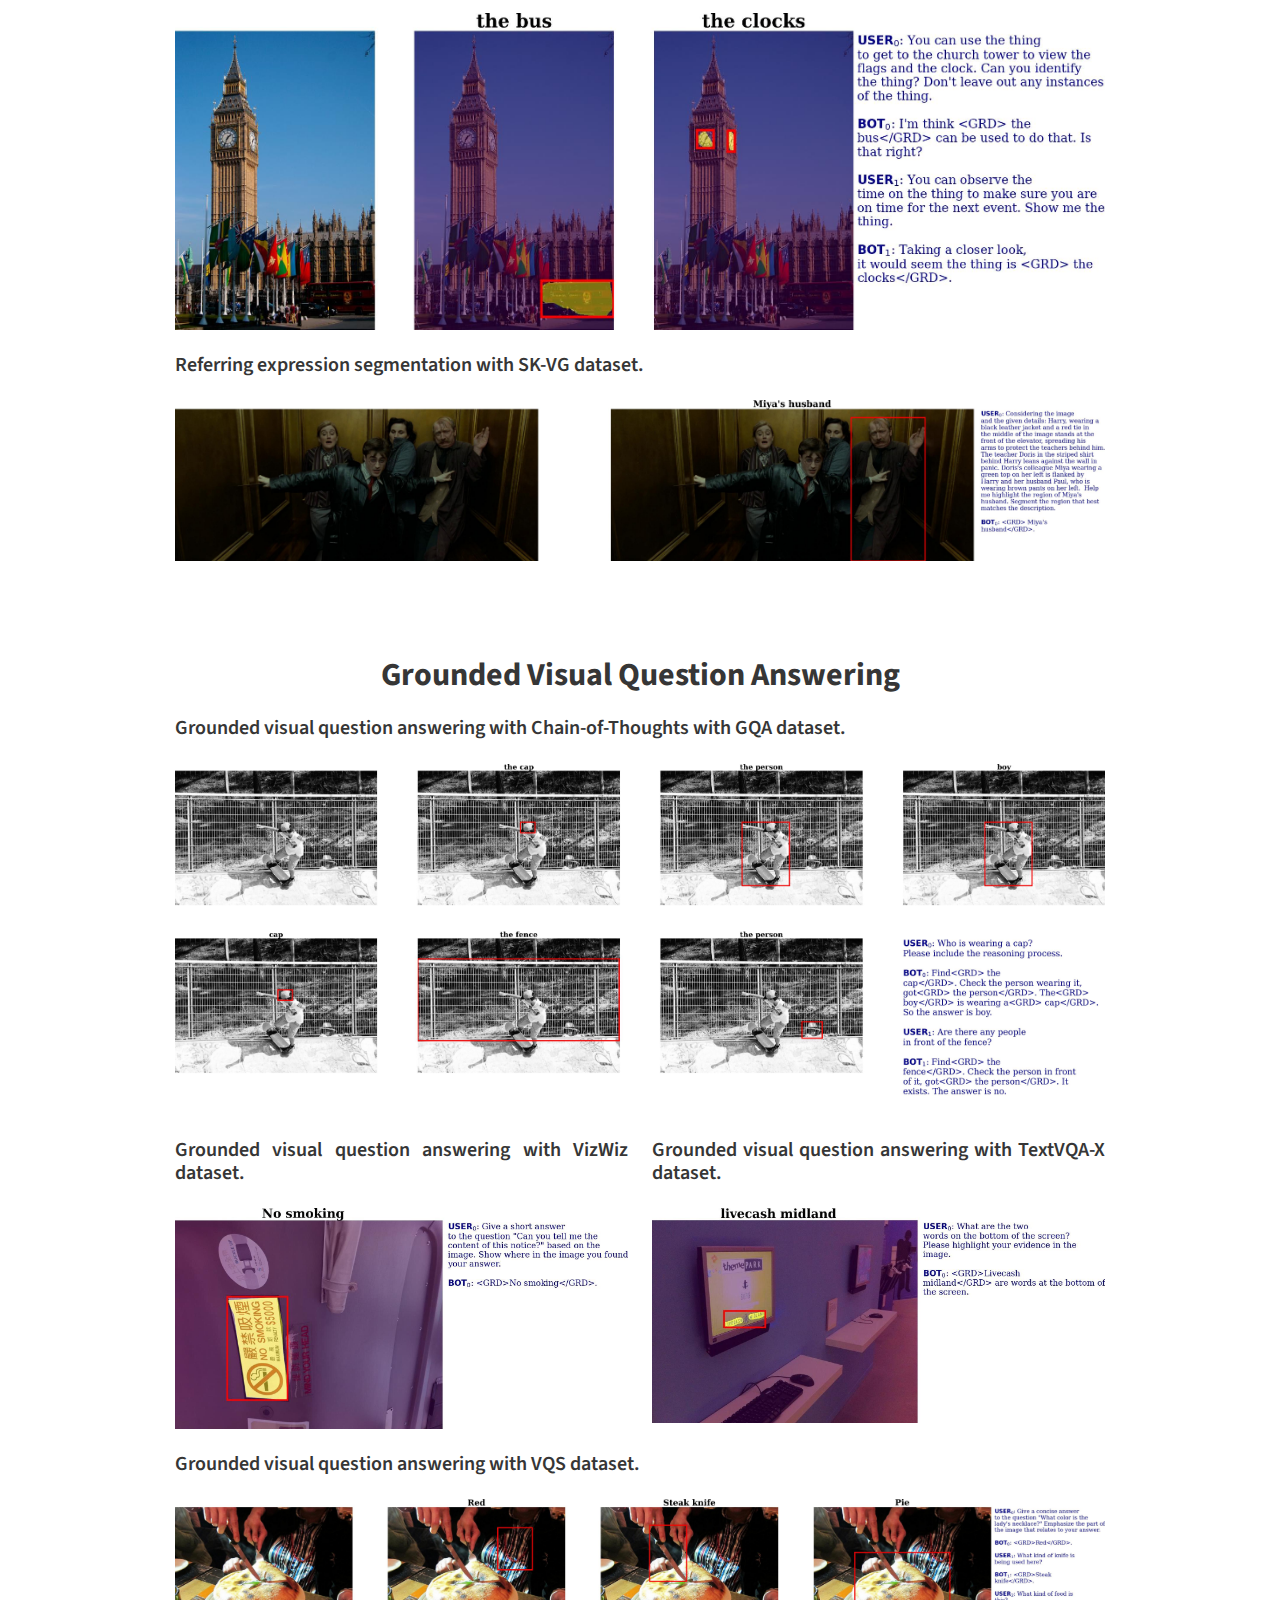
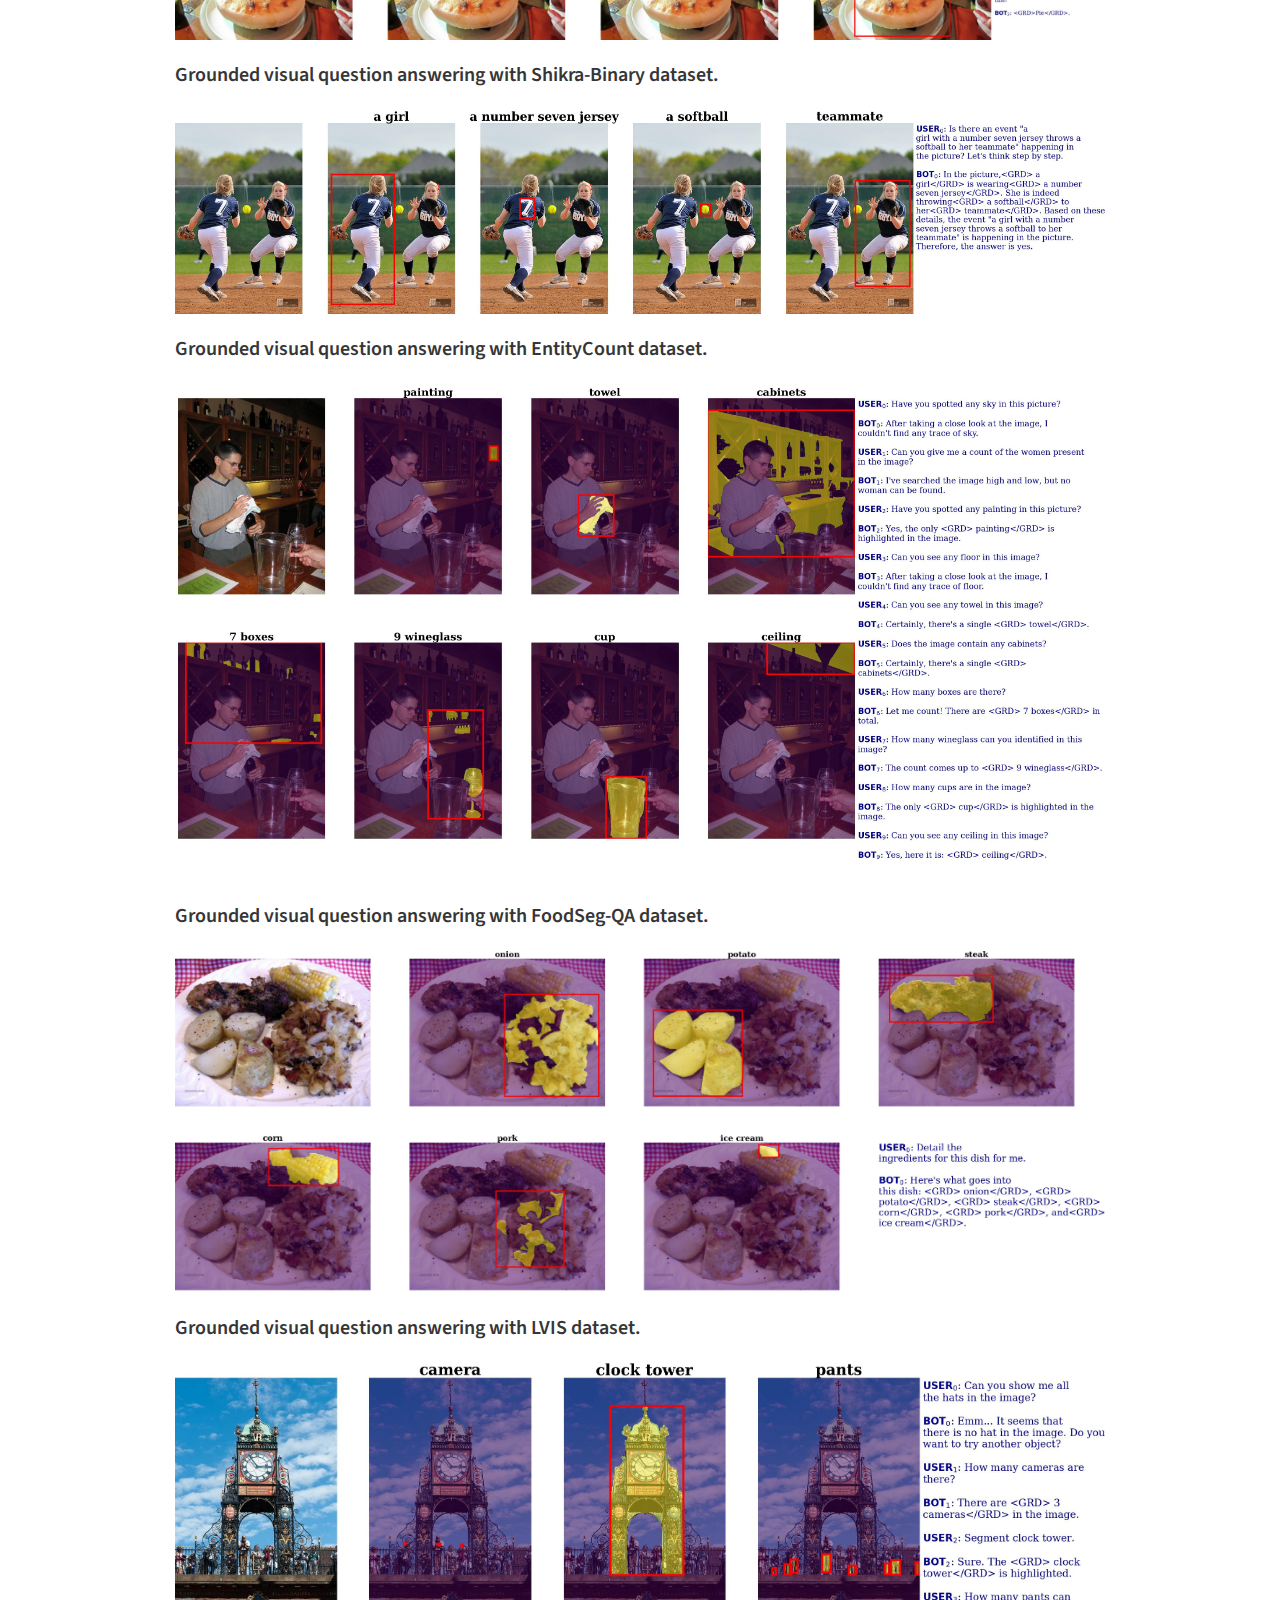
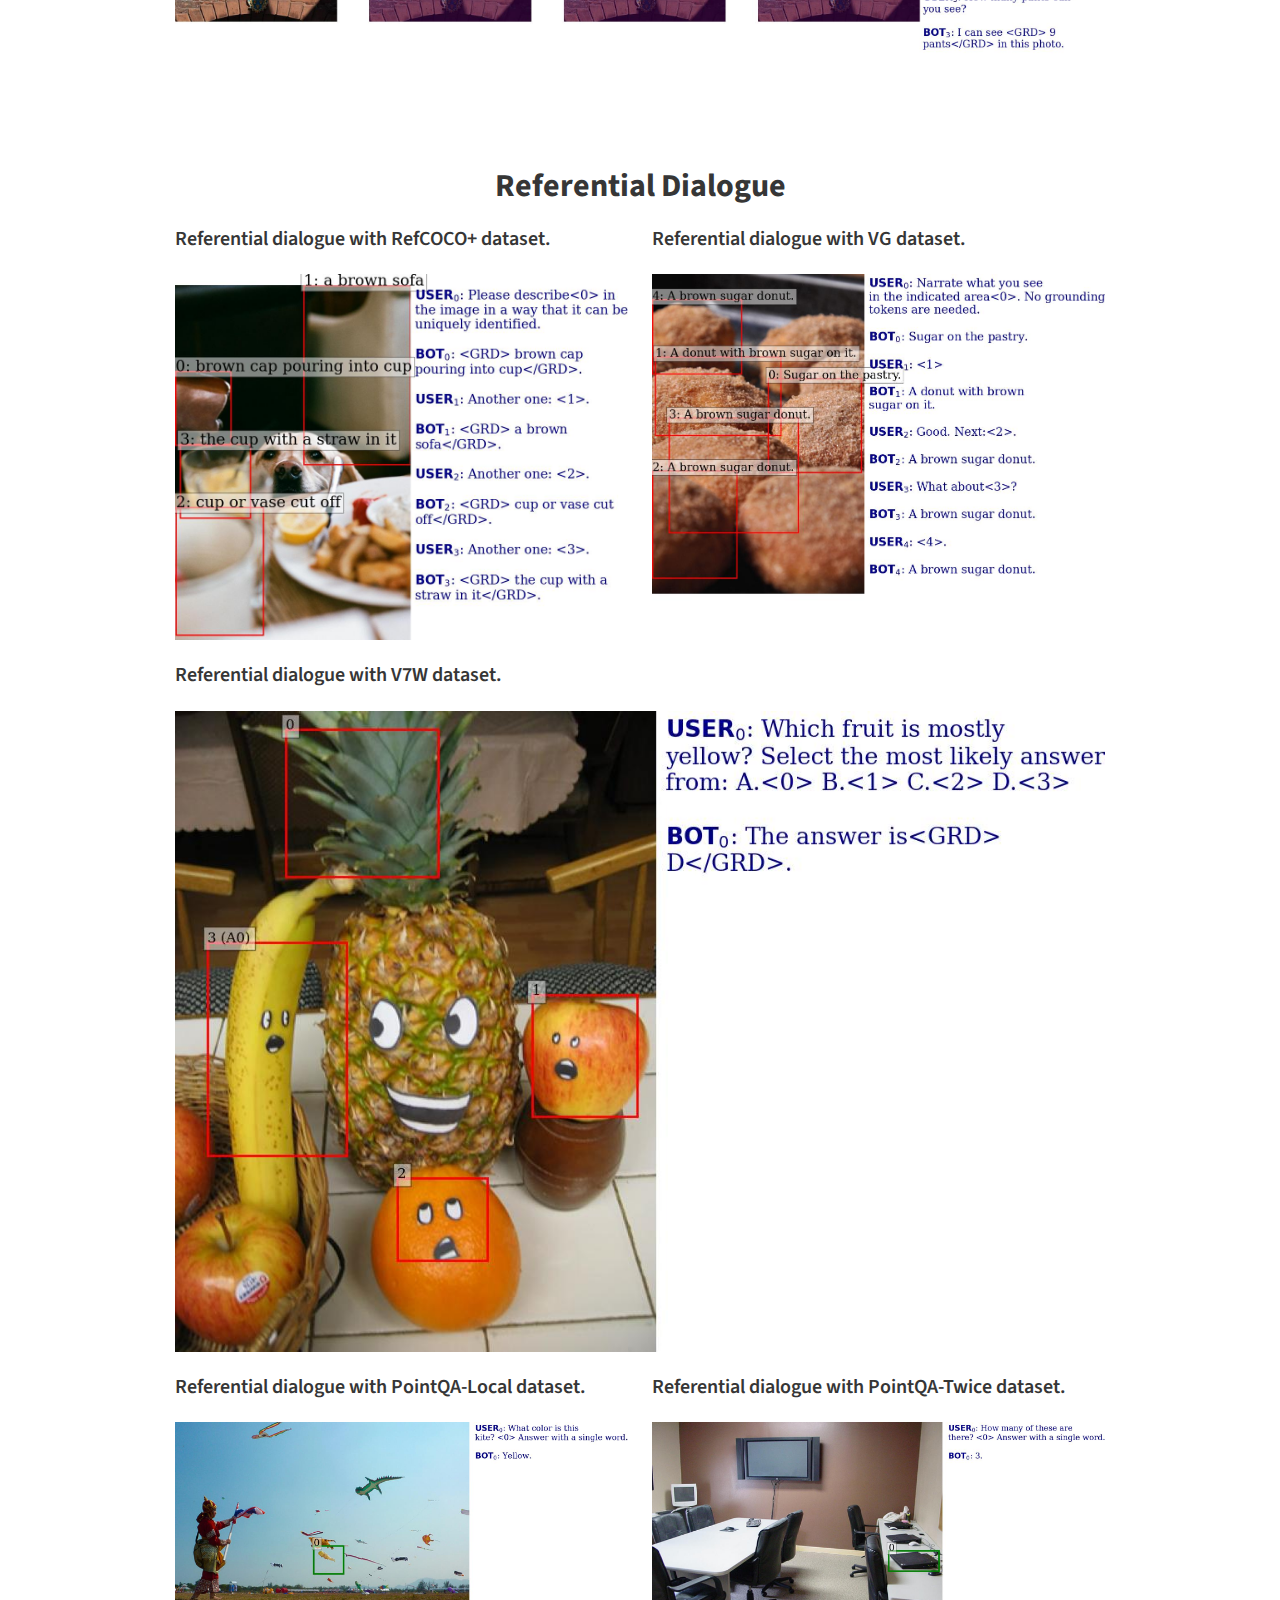
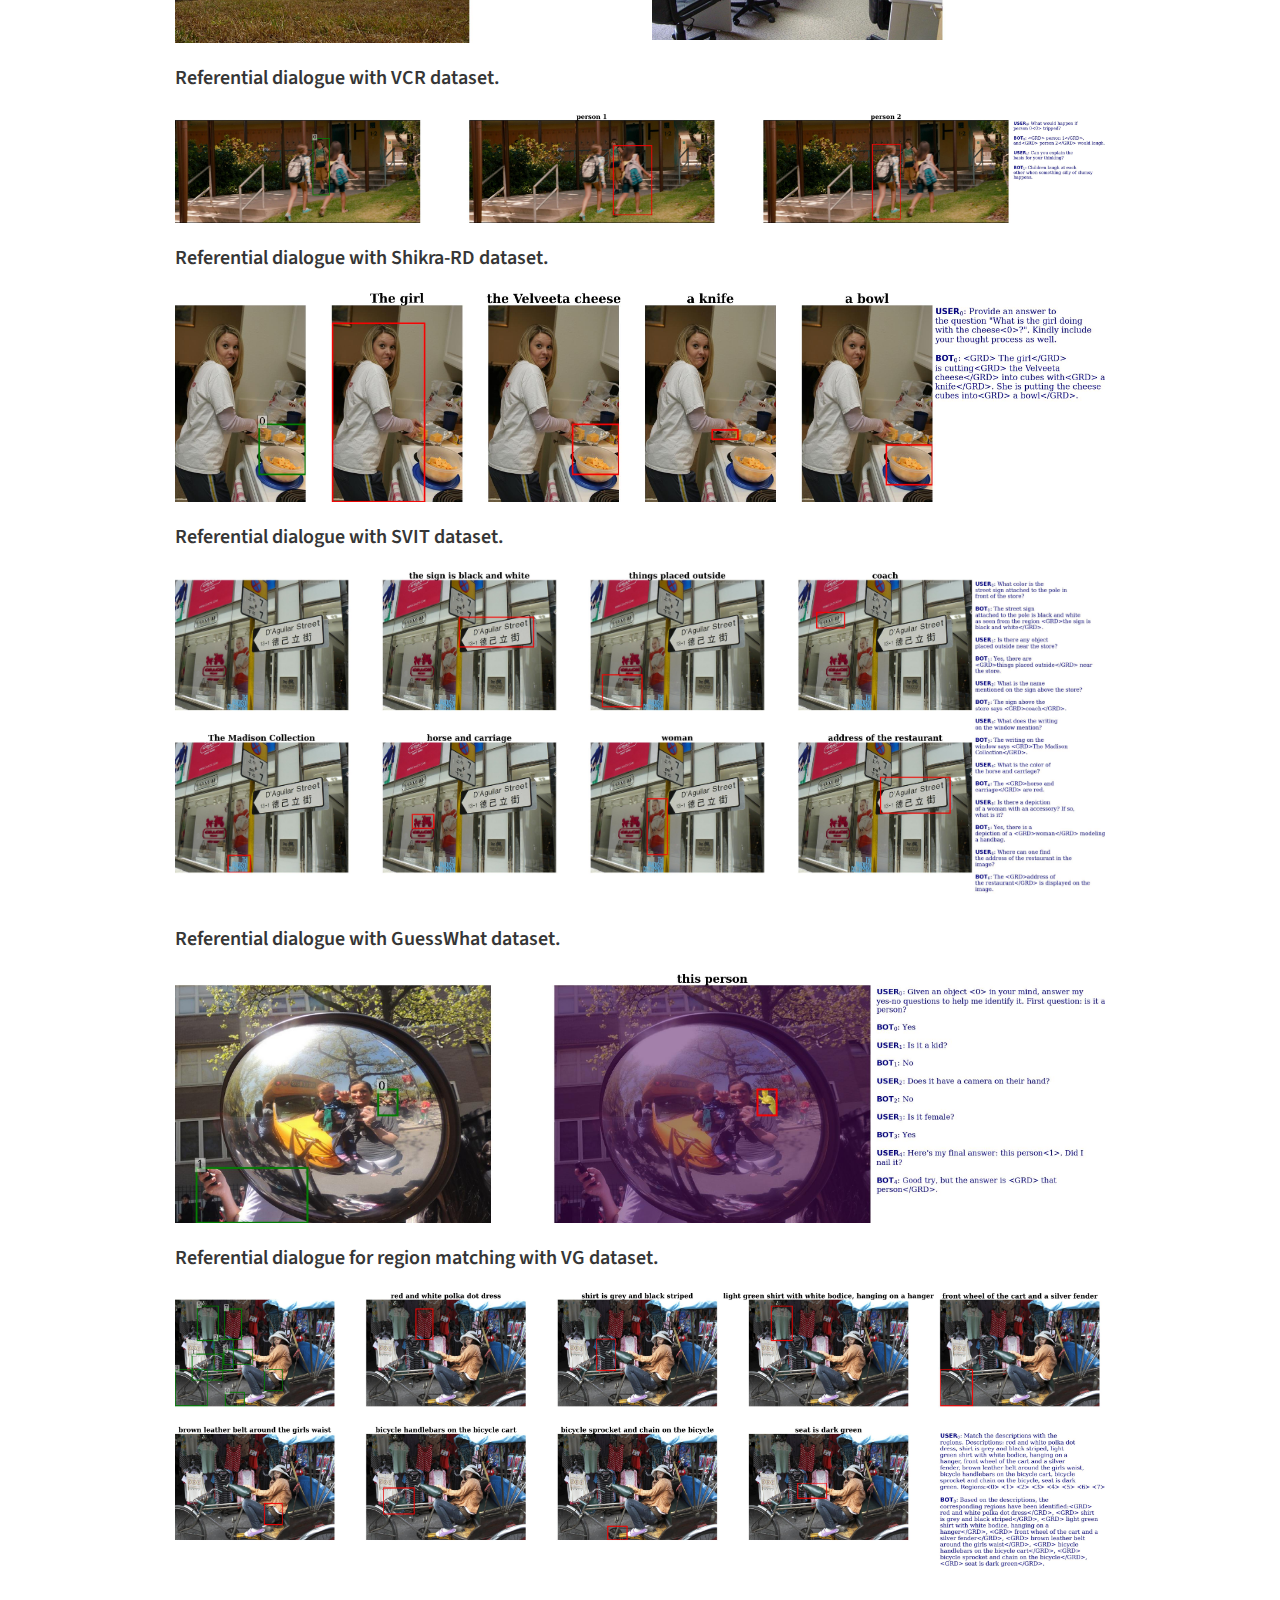
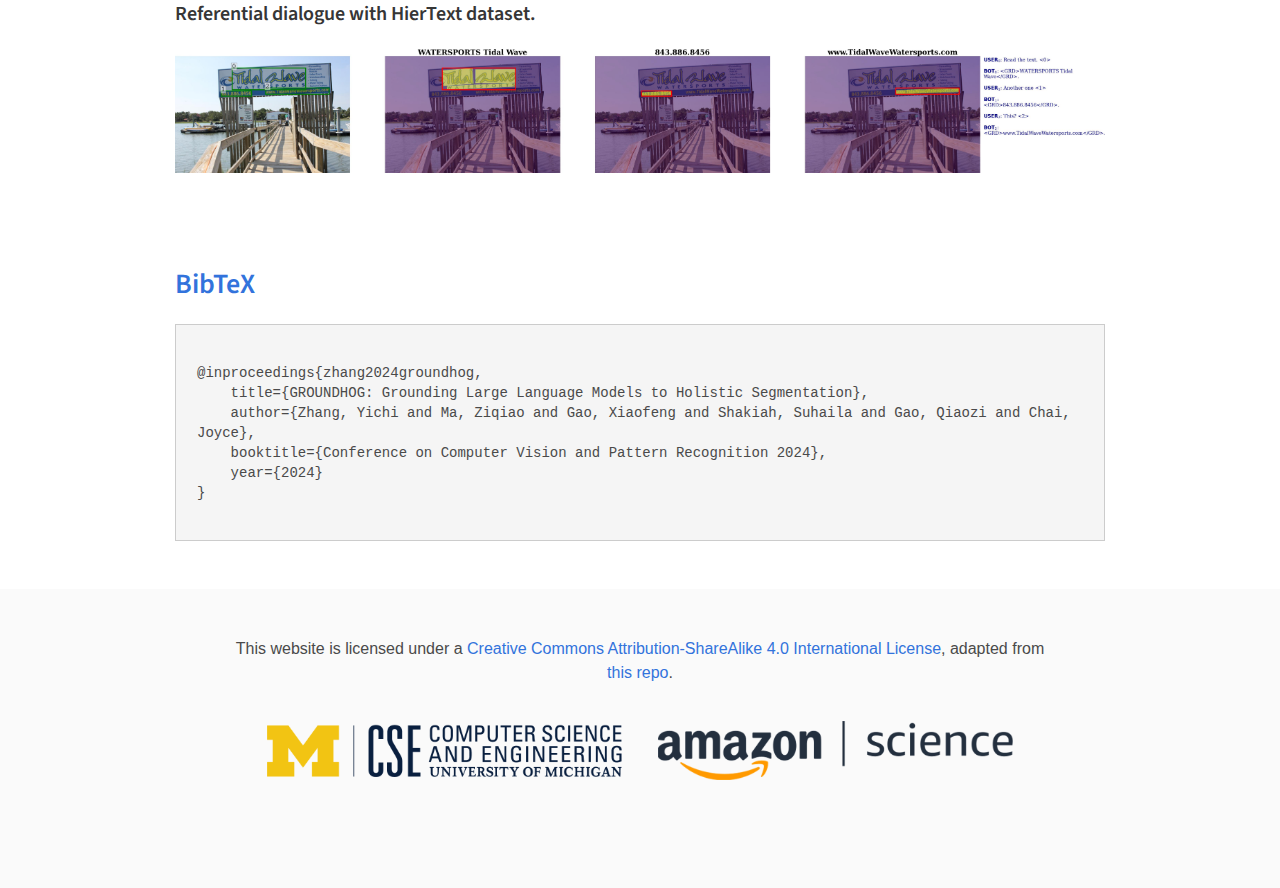
<file: data.html>
<!DOCTYPE html>
<html class="fontawesome-i2svg-active fontawesome-i2svg-complete">

<head>
  <meta http-equiv="Content-Type" content="text/html; charset=UTF-8">

  <!-- HTML Meta Tags -->
  <title>GROUNDHOG</title>
  <meta name="description" content="GROUNDHOG: Grounding Large Language Models to Holistic Segmentation">
  <link rel="icon" href="image_assets/groundhog.png" type="image/x-icon">
  <link rel="shortcut icon" href="image_assets/groundhog.png" type="image/x-icon">

  <!-- Facebook Meta Tags -->
  <meta property="og:url" content="https://groundhog-mllm.github.io/">
  <meta property="og:type" content="website">
  <meta property="og:title" content="GROUNDHOG: Grounding Large Language Models to Holistic Segmentation">
  <meta property="og:description" content="GROUNDHOG: Grounding Large Language Models to Holistic Segmentation">
  <meta property="og:image" content="https://groundhog-mllm.github.io/image_assets/preview.png">

  <!-- Twitter Meta Tags -->
  <meta name="twitter:card" content="summary_large_image">
  <meta property="twitter:domain" content="sled-group.github.io">
  <meta property="twitter:url" content="https://groundhog-mllm.github.io/">
  <meta name="twitter:title" content="GROUNDHOG: Grounding Large Language Models to Holistic Segmentation">
  <meta name="twitter:description" content="GROUNDHOG: Grounding Large Language Models to Holistic Segmentation">
  <meta name="twitter:image" content="https://groundhog-mllm.github.io/image_assets/preview.png">

    <!-- Google tag (gtag.js) -->
    <script async="" src="./assets/js"></script>
    <script>
        window.dataLayer = window.dataLayer || [];

        function gtag() {
            dataLayer.push(arguments);
        }
        gtag('js', new Date());

        gtag('config', 'G-9VZKE74FPW');
    </script>

    <title>GROUNDHOG: Grounding Large Language Models to Holistic Segmentation</title>

    <link href="./assets/css" rel="stylesheet">
    <link rel="stylesheet" href="./assets/css/bootstrap.min.css">
    <link rel="stylesheet" href="./assets/css/bulma.min.css">
    <link rel="stylesheet" href="./assets/css/bulma-carousel.min.css">
    <link rel="stylesheet" href="./assets/css/bulma-slider.min.css">
    <link rel="stylesheet" href="./assets/css/tab_gallery.css">
    <!-- <link rel="stylesheet" href="./assets/css/fontawesome.all.min.css"> -->
    <link rel="stylesheet" href="./assets/css/academicons.min.css">
    <link rel="stylesheet" href="./assets/css/index.css">
    <link rel="stylesheet" href="./assets/css/juxtapose.css">
    <link rel="stylesheet" href="./assets/css/image_card_fader.css">
    <link rel="stylesheet" href="./assets/css/image_card_slider.css">

    <link href='https://fonts.googleapis.com/css?family=Monoton' rel='stylesheet'>
    <link href='https://fonts.googleapis.com/css?family=Roboto' rel='stylesheet'>
    <link href='https://fonts.googleapis.com/css?family=Akronim' rel='stylesheet'>
    <link href='https://fonts.googleapis.com/css?family=Inconsolata' rel='stylesheet'>
    <link href='https://fonts.googleapis.com/css?family=Sofia ' rel='stylesheet'>
    <link href='https://fonts.googleapis.com/css?family=VT323 ' rel='stylesheet'>
    <link href='https://fonts.googleapis.com/css?family=Playfair Display ' rel='stylesheet'>

</head>


<body data-new-gr-c-s-check-loaded="14.1098.0" data-gr-ext-installed="">
    <section class="hero">
        <div class="hero-body">
            <div class="container is-max-desktop">
                <div class="columns is-centered">
                    <div class="column has-text-centered">
                        <h1 class="title is-1 publication-title">GROUNDHOG <img src="image_assets/groundhog.png" alt="(logo)" class="title-image">: Grounding Large Language Models to Holistic Segmentation</h1>
                        <div class="column has-text-centered">

                            <div class="is-size-5 publication-authors">
                                <p>
                                    <span class="author-block">
                                <a href="https://sled.eecs.umich.edu/author/yichi-zhang/">Yichi Zhang</a><sup>1</sup>&nbsp</span>
                                    <span class="author-block">
                                <a href="http://ziqiaoma.com/">Ziqiao Ma</a><sup>1</sup>&nbsp</span>
                                    <span class="author-block">
                                <a href="https://xfgao.github.io/">Xiaofeng Gao</a><sup>2</sup>&nbsp</span>
                                    <span class="author-block">
                                <a href="https://www.amazon.science/author/suhaila-shakiah">Suhaila Shakiah</a><sup>2</sup>&nbsp</span>
                                    <span class="author-block">
                                <a href="https://www.amazon.science/author/qiaozi-gao">Qiaozi Gao</a><sup>2</sup>&nbsp</span>
                                    <span class="author-block">
                                <a href="https://web.eecs.umich.edu/~chaijy/">Joyce Chai</a><sup>1</sup>&nbsp</span>
                                </p>
                            </div>

                            <div class="is-size-5 publication-authors">
                                <p>
                                    <span class="author-block">
                            <sup>1</sup>University of Michigan&nbsp</span>
                                    <span class="author-block">
                            <sup>2</sup>Amazon AGI&nbsp</span>
                                </p>
                                
                              <p id="fn1" style="font-size: large;">
                                  CVPR 2024
                              </p>
                            </div>

                            </br>

                            <div class="publication-links">

                                <span class="link-block">
                                <a href="https://arxiv.org/pdf/2402.16846.pdf" class="external-link button is-normal is-rounded is-dark">
                                  <span class="icon">
                                    <svg class="svg-inline--fa fa-file-pdf fa-w-12" aria-hidden="true" focusable="false" data-prefix="fas" data-icon="file-pdf" role="img" xmlns="http://www.w3.org/2000/svg" viewBox="0 0 384 512" data-fa-i2svg="">
                                      <path fill="currentColor" d="M181.9 256.1c-5-16-4.9-46.9-2-46.9 8.4 0 7.6 36.9 2 46.9zm-1.7 47.2c-7.7 20.2-17.3 43.3-28.4 62.7 18.3-7 39-17.2 62.9-21.9-12.7-9.6-24.9-23.4-34.5-40.8zM86.1 428.1c0 .8 13.2-5.4 34.9-40.2-6.7 6.3-29.1 24.5-34.9 40.2zM248 160h136v328c0 13.3-10.7 24-24 24H24c-13.3 0-24-10.7-24-24V24C0 10.7 10.7 0 24 0h200v136c0 13.2 10.8 24 24 24zm-8 171.8c-20-12.2-33.3-29-42.7-53.8 4.5-18.5 11.6-46.6 6.2-64.2-4.7-29.4-42.4-26.5-47.8-6.8-5 18.3-.4 44.1 8.1 77-11.6 27.6-28.7 64.6-40.8 85.8-.1 0-.1.1-.2.1-27.1 13.9-73.6 44.5-54.5 68 5.6 6.9 16 10 21.5 10 17.9 0 35.7-18 61.1-61.8 25.8-8.5 54.1-19.1 79-23.2 21.7 11.8 47.1 19.5 64 19.5 29.2 0 31.2-32 19.7-43.4-13.9-13.6-54.3-9.7-73.6-7.2zM377 105L279 7c-4.5-4.5-10.6-7-17-7h-6v128h128v-6.1c0-6.3-2.5-12.4-7-16.9zm-74.1 255.3c4.1-2.7-2.5-11.9-42.8-9 37.1 15.8 42.8 9 42.8 9z">
                                      </path>
                                    </svg>
                                  </span>
                                <span>Paper</span>
                                </a>
                                </span>

                                <span class="link-block">
                                <a href="https://arxiv.org/abs/2402.16846" class="external-link button is-normal is-rounded is-dark">
                                  <span class="icon">
                                    <i class="ai ai-arxiv"></i>
                                  </span>
                                    <span>ArXiv</span>
                                </a>
                                </span>

                                <span class="link-block">
                                <a href="#bibtex" class="external-link button is-normal is-rounded is-dark">
                                    <span class="icon">
                                        <i class="ai ai-obp"></i>
                                    </span>
                                    <span>BibTex</span>
                                </a>
                                </span>

                                </br>

                                <span class="link-block">
                                  <a href="https://huggingface.co/datasets/594zyc/GROUNDHOG-RAW" class="external-link button is-normal is-rounded is-dark">
                                      <span>🤗Data (Raw)</span>
                                  </a>
                                  </span>

                                <span class="link-block">
                                <a href="https://huggingface.co/datasets/594zyc/GROUNDHOG-M3G2" class="external-link button is-normal is-rounded is-dark">
                                    <span>🤗Data (Processed)</span>
                                </a>
                                </span>

                                <span class="link-block">
                                <a href="https://github.com/amazon-science" class="external-link button is-normal is-rounded is-dark">
                                    <span class="icon">
                                        <svg class="svg-inline--fa fa-github fa-w-16" aria-hidden="true" focusable="false" data-prefix="fab" data-icon="github" role="img" xmlns="http://www.w3.org/2000/svg" viewBox="0 0 496 512" data-fa-i2svg="">
                                        <path fill="currentColor" d="M165.9 397.4c0 2-2.3 3.6-5.2 3.6-3.3.3-5.6-1.3-5.6-3.6 0-2 2.3-3.6 5.2-3.6 3-.3 5.6 1.3 5.6 3.6zm-31.1-4.5c-.7 2 1.3 4.3 4.3 4.9 2.6 1 5.6 0 6.2-2s-1.3-4.3-4.3-5.2c-2.6-.7-5.5.3-6.2 2.3zm44.2-1.7c-2.9.7-4.9 2.6-4.6 4.9.3 2 2.9 3.3 5.9 2.6 2.9-.7 4.9-2.6 4.6-4.6-.3-1.9-3-3.2-5.9-2.9zM244.8 8C106.1 8 0 113.3 0 252c0 110.9 69.8 205.8 169.5 239.2 12.8 2.3 17.3-5.6 17.3-12.1 0-6.2-.3-40.4-.3-61.4 0 0-70 15-84.7-29.8 0 0-11.4-29.1-27.8-36.6 0 0-22.9-15.7 1.6-15.4 0 0 24.9 2 38.6 25.8 21.9 38.6 58.6 27.5 72.9 20.9 2.3-16 8.8-27.1 16-33.7-55.9-6.2-112.3-14.3-112.3-110.5 0-27.5 7.6-41.3 23.6-58.9-2.6-6.5-11.1-33.3 2.6-67.9 20.9-6.5 69 27 69 27 20-5.6 41.5-8.5 62.8-8.5s42.8 2.9 62.8 8.5c0 0 48.1-33.6 69-27 13.7 34.7 5.2 61.4 2.6 67.9 16 17.7 25.8 31.5 25.8 58.9 0 96.5-58.9 104.2-114.8 110.5 9.2 7.9 17 22.9 17 46.4 0 33.7-.3 75.4-.3 83.6 0 6.5 4.6 14.4 17.3 12.1C428.2 457.8 496 362.9 496 252 496 113.3 383.5 8 244.8 8zM97.2 352.9c-1.3 1-1 3.3.7 5.2 1.6 1.6 3.9 2.3 5.2 1 1.3-1 1-3.3-.7-5.2-1.6-1.6-3.9-2.3-5.2-1zm-10.8-8.1c-.7 1.3.3 2.9 2.3 3.9 1.6 1 3.6.7 4.3-.7.7-1.3-.3-2.9-2.3-3.9-2-.6-3.6-.3-4.3.7zm32.4 35.6c-1.6 1.3-1 4.3 1.3 6.2 2.3 2.3 5.2 2.6 6.5 1 1.3-1.3.7-4.3-1.3-6.2-2.2-2.3-5.2-2.6-6.5-1zm-11.4-14.7c-1.6 1-1.6 3.6 0 5.9 1.6 2.3 4.3 3.3 5.6 2.3 1.6-1.3 1.6-3.9 0-6.2-1.4-2.3-4-3.3-5.6-2z">
                                        </path>
                                        </svg>
                                    </span>
                                    <span>Code (Coming Soon)</span>
                                </a>
                                </span>

                                <span class="link-block">
                                <a href="https://huggingface.co/sled-umich" class="external-link button is-normal is-rounded is-dark">
                                    <span>🤗Demo (Coming Soon)</span>
                                </a>
                                </span>

                            </div>
                        </div>
                    </div>
                </div>

                <div class="column has-text-centered link-container" id="blocks">
                    <div class="publication-links">
                        <span class="link-block">
                            <a href="./index.html#blocks" class="external-link button is-normal" style="width: 32%; color: #3273DC;">
                            Home
                            </a>
                        </span>
                        <span class="link-block">
                            <a href="./gallery.html#blocks" class="external-link button is-normal" style="width: 32%; color: #3273DC;">
                            Gallery
                            </a>
                        </span>
                        <span class="link-block">
                            <a href="./data.html#blocks" class="external-link button is-normal" style="width: 32%; background-color: #2780e3; color: aliceblue;">
                            Data
                            </a>
                        </span>
                    </div>
                </div>
            </div>
            
        </div>
    </section>


  <section class="section">

    <!--/ Matting. -->
    <div class="container is-max-desktop">
      
      <h2 class="title is-3 has-text-centered"><b>M3G2</b>: Dataset for Visually Grounding Instruction Tuning</h2>

      <div class="columns is-centered">
          <div class="column is-full-width">
              <div class="content has-text-justified">
                  <h4>
                    Task schema overview.
                  </h4>
              </div>
              <div class="content has-text-centered">
                  <img src="./image_assets/dataset.png" width="150%">
              </div>
          </div>
      </div>
    </div>

    <br>

    <div class="container is-max-desktop">

        <div class="columns is-centered">
            <div class="column is-full-width">
                <div class="content has-text-justified">
                    <h4>
                        Dataset statistics.
                    </h4>
                </div>
                <div class="content has-text-centered">
                    <img src="./image_assets/stats.png" width="150%">
                </div>
            </div>
        </div>
    </div>
  </section>


  <section class="section">

    <div class="container is-max-desktop">

      <h2 class="title is-3 has-text-centered">
        <b>Grounded Image Captioning</b>
      </h2>

        <div class="columns is-centered">
            <div class="column is-full-width">
                  <div class="content has-text-justified">
                      <h4>
                        Grounded image captioning with detailed descriptions with PNG dataset.
                      </h4>
                  </div>
                  <div class="content has-text-centered">
                      <img src="./image_assets/data/01_CAP_png_train_2985_68.jpg" width="150%">
                  </div>
            </div>
        </div>
    
        <div class="columns is-centered">
          <div class="column is-full-width">
              <div class="content has-text-justified">
                  <h4>
                    Grounded image captioning with short descriptions with Flickr30K-Entity dataset.
                  </h4>
              </div>
              <div class="content has-text-centered">
                <img src="./image_assets/data/02_CAP_flickr30k_train_4738300056_137938.jpg" width="150%">
              </div>
            </div>
        </div>

    </div>

  </section>


  <section class="section">

    <div class="container is-max-desktop">

      <h2 class="title is-3 has-text-centered">
        <b>Referring Expression Segmentation</b>
      </h2>

        <div class="columns is-centered">
            <div class="column is-full-width">
                  <div class="content has-text-justified">
                      <h4>
                        Referring expression segmentation with RefCOCO+ dataset.
                      </h4>
                  </div>
                  <div class="content has-text-centered">
                      <img src="./image_assets/data/03_RES_refcoco+_train_18450_52455.jpg" width="150%">
                  </div>
            </div>
        </div>
    
        <div class="columns is-centered">
          <div class="column is-full-width">
              <div class="content has-text-justified">
                  <h4>
                    Referring expression segmentation with PhraseCut dataset.
                  </h4>
              </div>
              <div class="content has-text-centered">
                <img src="./image_assets/data/04_RES_phrasecut_train_2385718__3845752.jpg" width="150%">
              </div>
            </div>
        </div>
    
        <div class="columns is-centered">
          <div class="column is-full-width">
              <div class="content has-text-justified">
                  <h4>
                    Referring expression segmentation with gRefCOCO dataset.
                  </h4>
              </div>
              <div class="content has-text-centered">
                <img src="./image_assets/data/05_RES_gres_train_20949_59598.jpg" width="150%">
              </div>
            </div>
        </div>
    
        <div class="columns is-centered">
          <div class="column is-full-width">
              <div class="content has-text-justified">
                  <h4>
                    Referring expression segmentation with D-Cube dataset.
                  </h4>
              </div>
              <div class="content has-text-centered">
                <img src="./image_assets/data/06_RES_dcube_multiturn_train_5941.jpg" width="150%">
              </div>
            </div>
        </div>
    
        <div class="columns is-centered">
          <div class="column is-full-width">
              <div class="content has-text-justified">
                  <h4>
                    Referring expression segmentation with ReasonSeg dataset.
                  </h4>
              </div>
              <div class="content has-text-centered">
                <img src="./image_assets/data/07_RES_reasonseg_train_983.jpg" width="150%">
              </div>
            </div>
        </div>
    
        <div class="columns is-centered">
          <div class="column is-full-width">
              <div class="content has-text-justified">
                  <h4>
                    Referring expression segmentation with RIO dataset.
                  </h4>
              </div>
              <div class="content has-text-centered">
                <img src="./image_assets/data/08_RES_rio_train_train_579739_28497.jpg" width="150%">
              </div>
            </div>
        </div>
    
        <div class="columns is-centered">
          <div class="column is-full-width">
              <div class="content has-text-justified">
                  <h4>
                    Referring expression segmentation with SK-VG dataset.
                  </h4>
              </div>
              <div class="content has-text-centered">
                <img src="./image_assets/data/09_RES_skvg_train_1162_0_3.jpg" width="150%">
              </div>
            </div>
        </div>

    </div>

  </section>


  
  <section class="section">

    <div class="container is-max-desktop">

      <h2 class="title is-3 has-text-centered">
        <b>Grounded Visual Question Answering</b>
      </h2>
    
      <div class="columns is-centered">
        <div class="column is-full-width">
            <div class="content has-text-justified">
                <h4>
                  Grounded visual question answering with Chain-of-Thoughts with GQA dataset.
                </h4>
            </div>
            <div class="content has-text-centered">
              <img src="./image_assets/data/12_VQA_gqa_multiturn_train_2354280_7.jpg" width="150%">
            </div>
          </div>
      </div>

        <div class="columns is-centered">
            <div class="column is-full-width">
                  <div class="content has-text-justified">
                      <h4>
                        Grounded visual question answering with VizWiz dataset.
                      </h4>
                  </div>
                  <div class="content has-text-centered">
                      <img src="./image_assets/data/10_VQA_vizwiz_train_00017452.jpg" width="150%">
                  </div>
            </div>

          <div class="column is-full-width">
              <div class="content has-text-justified">
                  <h4>
                    Grounded visual question answering with TextVQA-X dataset.
                  </h4>
              </div>
              <div class="content has-text-centered">
                <img src="./image_assets/data/11_VQA_textvqax_train_7630.jpg" width="150%">
              </div>
            </div>
        </div>
    
        <div class="columns is-centered">
          <div class="column is-full-width">
              <div class="content has-text-justified">
                  <h4>
                    Grounded visual question answering with VQS dataset.
                  </h4>
              </div>
              <div class="content has-text-centered">
                <img src="./image_assets/data/13_VQA_vqs_train_208880.jpg" width="150%">
              </div>
            </div>
        </div>
    
        <div class="columns is-centered">
          <div class="column is-full-width">
              <div class="content has-text-justified">
                  <h4>
                    Grounded visual question answering with Shikra-Binary dataset.
                  </h4>
              </div>
              <div class="content has-text-centered">
                <img src="./image_assets/data/14_VQA_shikra_binaryQA_train_4489833894_424861.jpg" width="150%">
              </div>
            </div>
        </div>
    
        <div class="columns is-centered">
          <div class="column is-full-width">
              <div class="content has-text-justified">
                  <h4>
                    Grounded visual question answering with EntityCount dataset.
                  </h4>
              </div>
              <div class="content has-text-centered">
                <img src="./image_assets/data/15_VQA_entitycnt_train_train_304.jpg" width="150%">
              </div>
            </div>
        </div>
    
        <div class="columns is-centered">
          <div class="column is-full-width">
              <div class="content has-text-justified">
                  <h4>
                    Grounded visual question answering with FoodSeg-QA dataset.
                  </h4>
              </div>
              <div class="content has-text-centered">
                <img src="./image_assets/data/16_VQA_foodseg_qa_train_00003556.jpg" width="150%">
              </div>
            </div>
        </div>
    
        <div class="columns is-centered">
          <div class="column is-full-width">
              <div class="content has-text-justified">
                  <h4>
                    Grounded visual question answering with LVIS dataset.
                  </h4>
              </div>
              <div class="content has-text-centered">
                <img src="./image_assets/data/17_VQA_lvis_seg_train_150888.jpg" width="150%">
              </div>
            </div>
        </div>

    </div>

  </section>


  <section class="section">

    <div class="container is-max-desktop">

      <h2 class="title is-3 has-text-centered">
        <b>Referential Dialogue</b>
      </h2>

        <div class="columns is-centered">
            <div class="column is-full-width">
                  <div class="content has-text-justified">
                      <h4>
                        Referential dialogue with RefCOCO+ dataset.
                      </h4>
                  </div>
                  <div class="content has-text-centered">
                      <img src="./image_assets/data/18_RD_refcoco+_reg_train_9734_27701.jpg" width="150%">
                  </div>
            </div>

          <div class="column is-full-width">
              <div class="content has-text-justified">
                  <h4>
                    Referential dialogue with VG dataset.
                  </h4>
              </div>
              <div class="content has-text-centered">
                <img src="./image_assets/data/19_RD_vg_spotcap_train_2322457_2_2725757.jpg" width="150%">
              </div>
            </div>
        </div>

    <div class="columns is-centered">
        <div class="column is-full-width">
            <div class="content has-text-justified">
                <h4>
                  Referential dialogue with V7W dataset.
                </h4>
            </div>
            <div class="content has-text-centered">
              <img src="./image_assets/data/20_RD_v7w_train_2319462_0_49642.jpg" width="150%">
            </div>
        </div>
    </div>

    <div class="columns is-centered">
        <div class="column is-full-width">
              <div class="content has-text-justified">
                  <h4>
                    Referential dialogue with PointQA-Local dataset.
                  </h4>
              </div>
              <div class="content has-text-centered">
                  <img src="./image_assets/data/21_RD_pointqa_local_train_2333597_32320.jpg" width="150%">
              </div>
        </div>

      <div class="column is-full-width">
          <div class="content has-text-justified">
              <h4>
                Referential dialogue with PointQA-Twice dataset.
              </h4>
          </div>
          <div class="content has-text-centered">
            <img src="./image_assets/data/22_RD_pointqa_twice_train_2404545_33231.jpg" width="150%">
          </div>
        </div>
    </div>
    
    
    <div class="columns is-centered">
        <div class="column is-full-width">
            <div class="content has-text-justified">
                <h4>
                  Referential dialogue with VCR dataset.
                </h4>
            </div>
            <div class="content has-text-centered">
              <img src="./image_assets/data/23_RD_vcr_open_multiturn_train_train-169975.jpg" width="150%">
            </div>
        </div>
    </div>


    <div class="columns is-centered">
        <div class="column is-full-width">
            <div class="content has-text-justified">
                <h4>
                  Referential dialogue with Shikra-RD dataset.
                </h4>
            </div>
            <div class="content has-text-centered">
              <img src="./image_assets/data/24_RD_shikra_RD_train_378503271_656826.jpg" width="150%">
            </div>
        </div>
    </div>


    <div class="columns is-centered">
        <div class="column is-full-width">
            <div class="content has-text-justified">
                <h4>
                  Referential dialogue with SVIT dataset.
                </h4>
            </div>
            <div class="content has-text-centered">
              <img src="./image_assets/data/25_RD_svit_refer_train_2395675.jpg" width="150%">
            </div>
        </div>
    </div>

    
    <div class="columns is-centered">
        <div class="column is-full-width">
            <div class="content has-text-justified">
                <h4>
                  Referential dialogue with GuessWhat dataset.
                </h4>
            </div>
            <div class="content has-text-centered">
              <img src="./image_assets/data/26_RD_guesswhat_oracle_train_344298_72621_oracle_failure.jpg" width="150%">
            </div>
        </div>
    </div>

    
    <div class="columns is-centered">
        <div class="column is-full-width">
            <div class="content has-text-justified">
                <h4>
                  Referential dialogue for region matching with VG dataset.
                </h4>
            </div>
            <div class="content has-text-centered">
              <img src="./image_assets/data/27_RD_vg_refmatch_train_refmatch_1160141_3_6467330.jpg" width="150%">
            </div>
        </div>
    </div>

    
    <div class="columns is-centered">
        <div class="column is-full-width">
            <div class="content has-text-justified">
                <h4>
                  Referential dialogue with HierText dataset.
                </h4>
            </div>
            <div class="content has-text-centered">
              <img src="./image_assets/data/28_RD_hiertext_train_8b685012e4d70fac.jpg" width="150%">
            </div>
        </div>
    </div>

</div>


  </section>


  <section class="section" id="BibTeX">
    <div class="container is-max-desktop content">
        <h2 class="title"><a id="bibtex">BibTeX</a></h2>
        <pre><code>
@inproceedings{zhang2024groundhog,
    title={GROUNDHOG: Grounding Large Language Models to Holistic Segmentation},
    author={Zhang, Yichi and Ma, Ziqiao and Gao, Xiaofeng and Shakiah, Suhaila and Gao, Qiaozi and Chai, Joyce},
    booktitle={Conference on Computer Vision and Pattern Recognition 2024},
    year={2024}
}
        </code></pre>
    </div>
</section>

<footer class="footer">
  <div class="columns is-centered">
      <div class="column is-8">
          <div class="content has-text-centered">
              <p>
                  This website is licensed under a <a rel="license" href="http://creativecommons.org/licenses/by-sa/4.0/">Creative Commons Attribution-ShareAlike 4.0 International License</a>, adapted from <a href="https://github.com/nerfies/nerfies.github.io">this repo</a>.
              </p>
          </div>
      </div>
  </div>
  <div class="columns is-centered">            
      <div class="column is-8">
          <div class="column">
              <div class="content has-text-centered">
                  <img src="./image_assets/umich.png" width="45%">
                  &nbsp;&nbsp;&nbsp;&nbsp;&nbsp;&nbsp;
                  <img src="./image_assets/amazon.png" width="45%">
              </div>
          </div>
      </div>
  </div>
</footer>



  <script type="text/javascript">
    var currentMethodList = ['ours', 'plain', 'full', 'aae', 'ip2p', 'p2p'];
    var currentMethod = "ours";

    function ChangeMethod(idx) {
      var li_list = document.getElementById("method-view-ul").children;
      for (i = 0; i < li_list.length; i++) {
        li_list[i].className = "nav-link";
      }
      li_list[idx].className = "nav-link active";
      currentMethod = currentMethodList[idx];

      var image_livingroom = document.getElementById('image_livingroom');
      var image_cityscape = document.getElementById('image_cityscape');
      image_livingroom.src = "./image_assets/footnote/livingroom/livingroom_" + currentMethod + ".jpg";
      image_cityscape.src = "./image_assets/footnote/cityscape/cityscape_" + currentMethod + ".jpg";
    }
    function ChangePrompt(idx) {
      var li_list = document.getElementById("prompt-view-ul").children;
      for (i = 0; i < li_list.length; i++) {
        li_list[i].className = "nav-link";
      }
      li_list[idx].className = "nav-link active";
      var div_livingroom = document.getElementById('div_livingroom');
      var div_cityscape = document.getElementById('div_cityscape');
      if (idx == 0) {
        div_livingroom.style.display = "";
        div_cityscape.style.display = "none";
      } else {
        div_livingroom.style.display = "none";
        div_cityscape.style.display = "";
      }
    }
  </script>

  <script src="./assets/js/juxtapose.js"></script>
  <script src="./assets/js/popper.min.js"></script>
  <script src="./assets/js/jquery.min.js"></script>
  <script src="./assets/js/bootstrap.min.js"></script>
  <script defer="" src="./assets/js/fontawesome.all.min.js"></script>
  <script src="./assets/js/bulma-carousel.min.js"></script>
  <script src="./assets/js/bulma-slider.min.js"></script>
  <script src="./assets/js/magnifier.js"></script>

</body><grammarly-desktop-integration data-grammarly-shadow-root="true"></grammarly-desktop-integration>

</html>
</file>
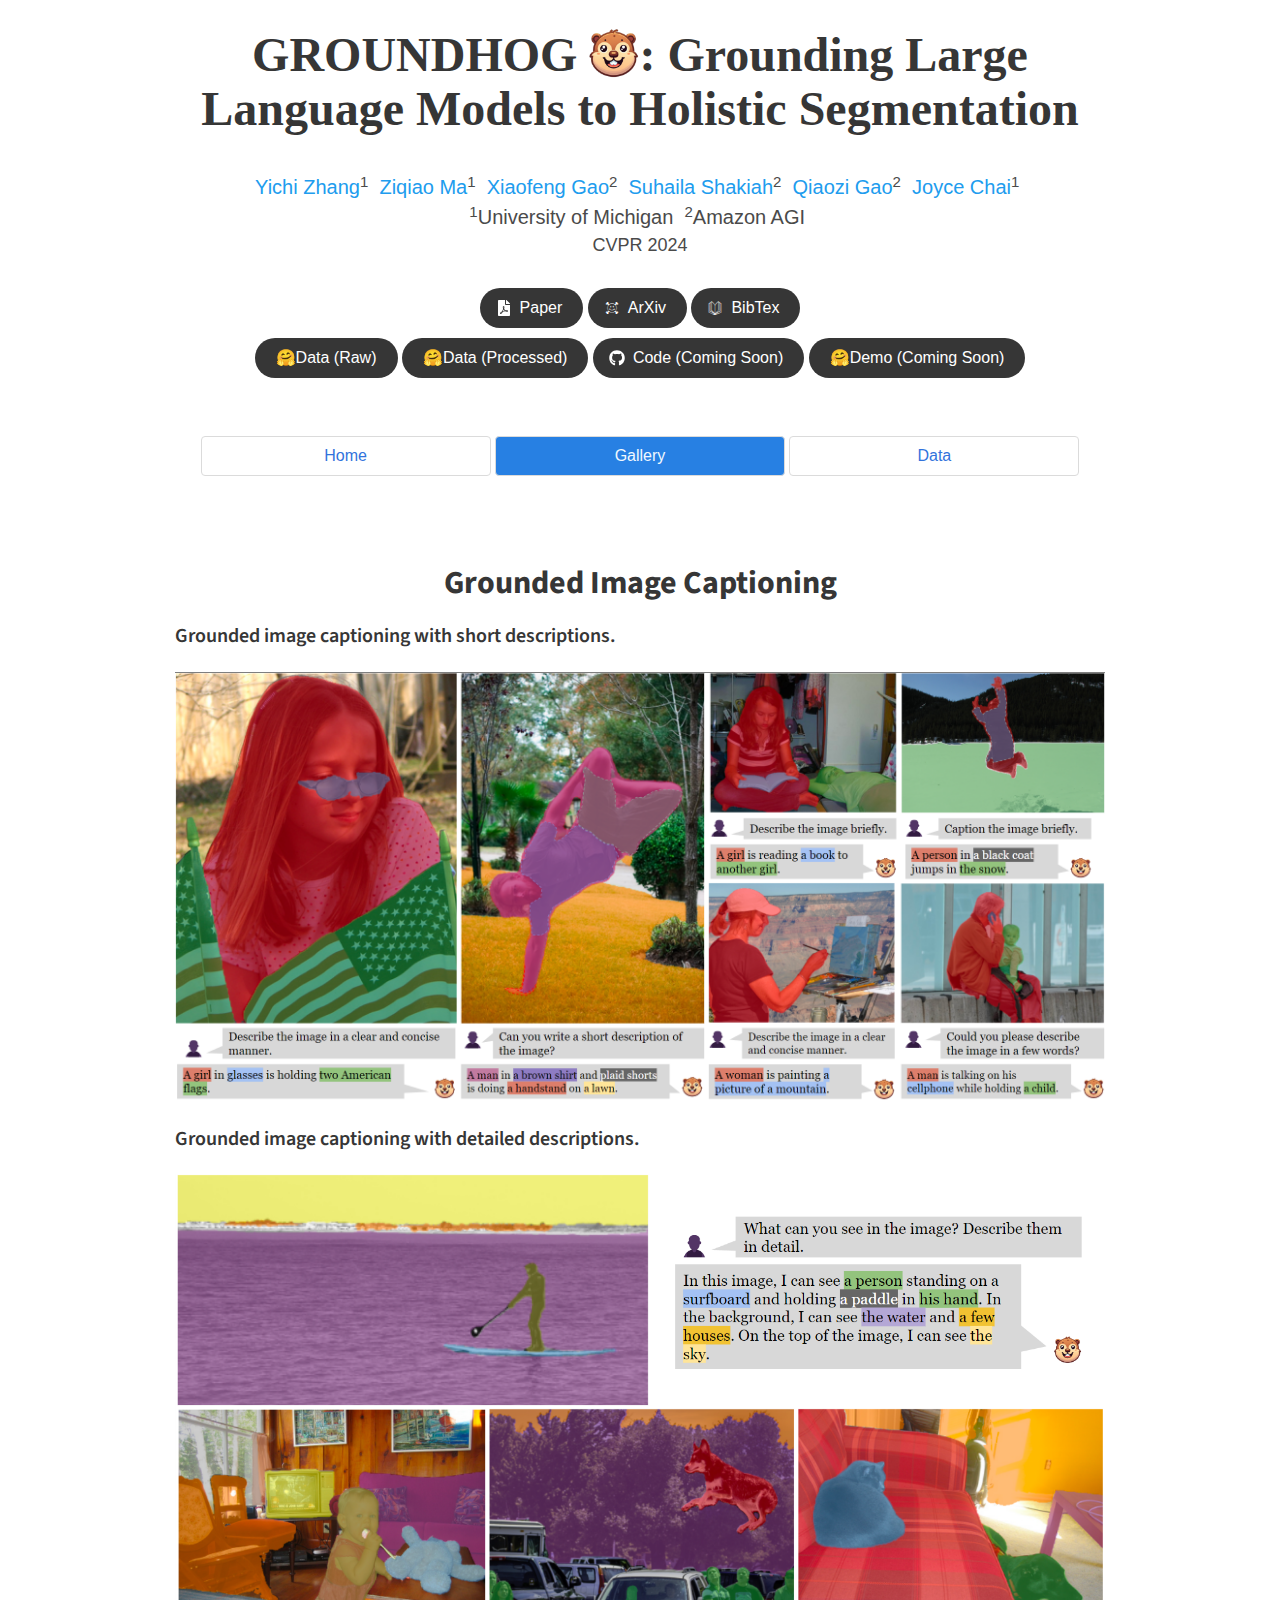
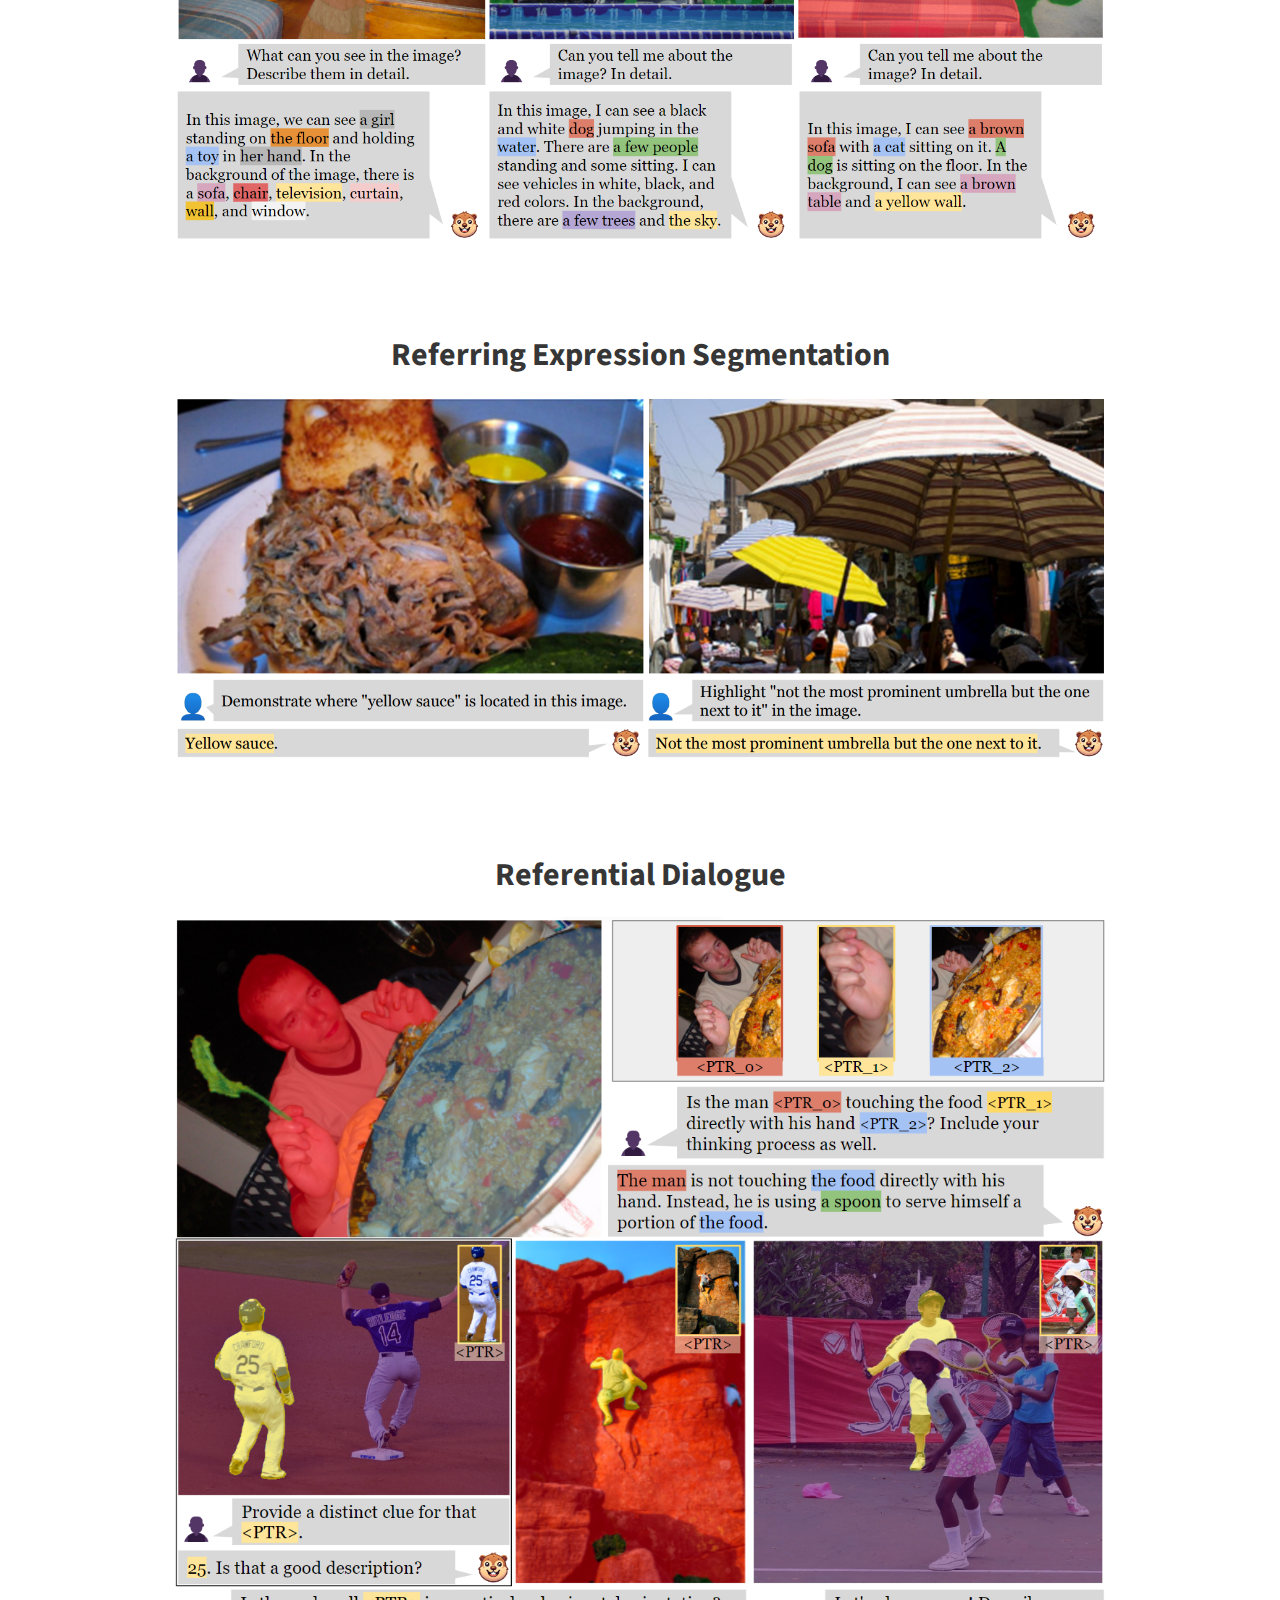
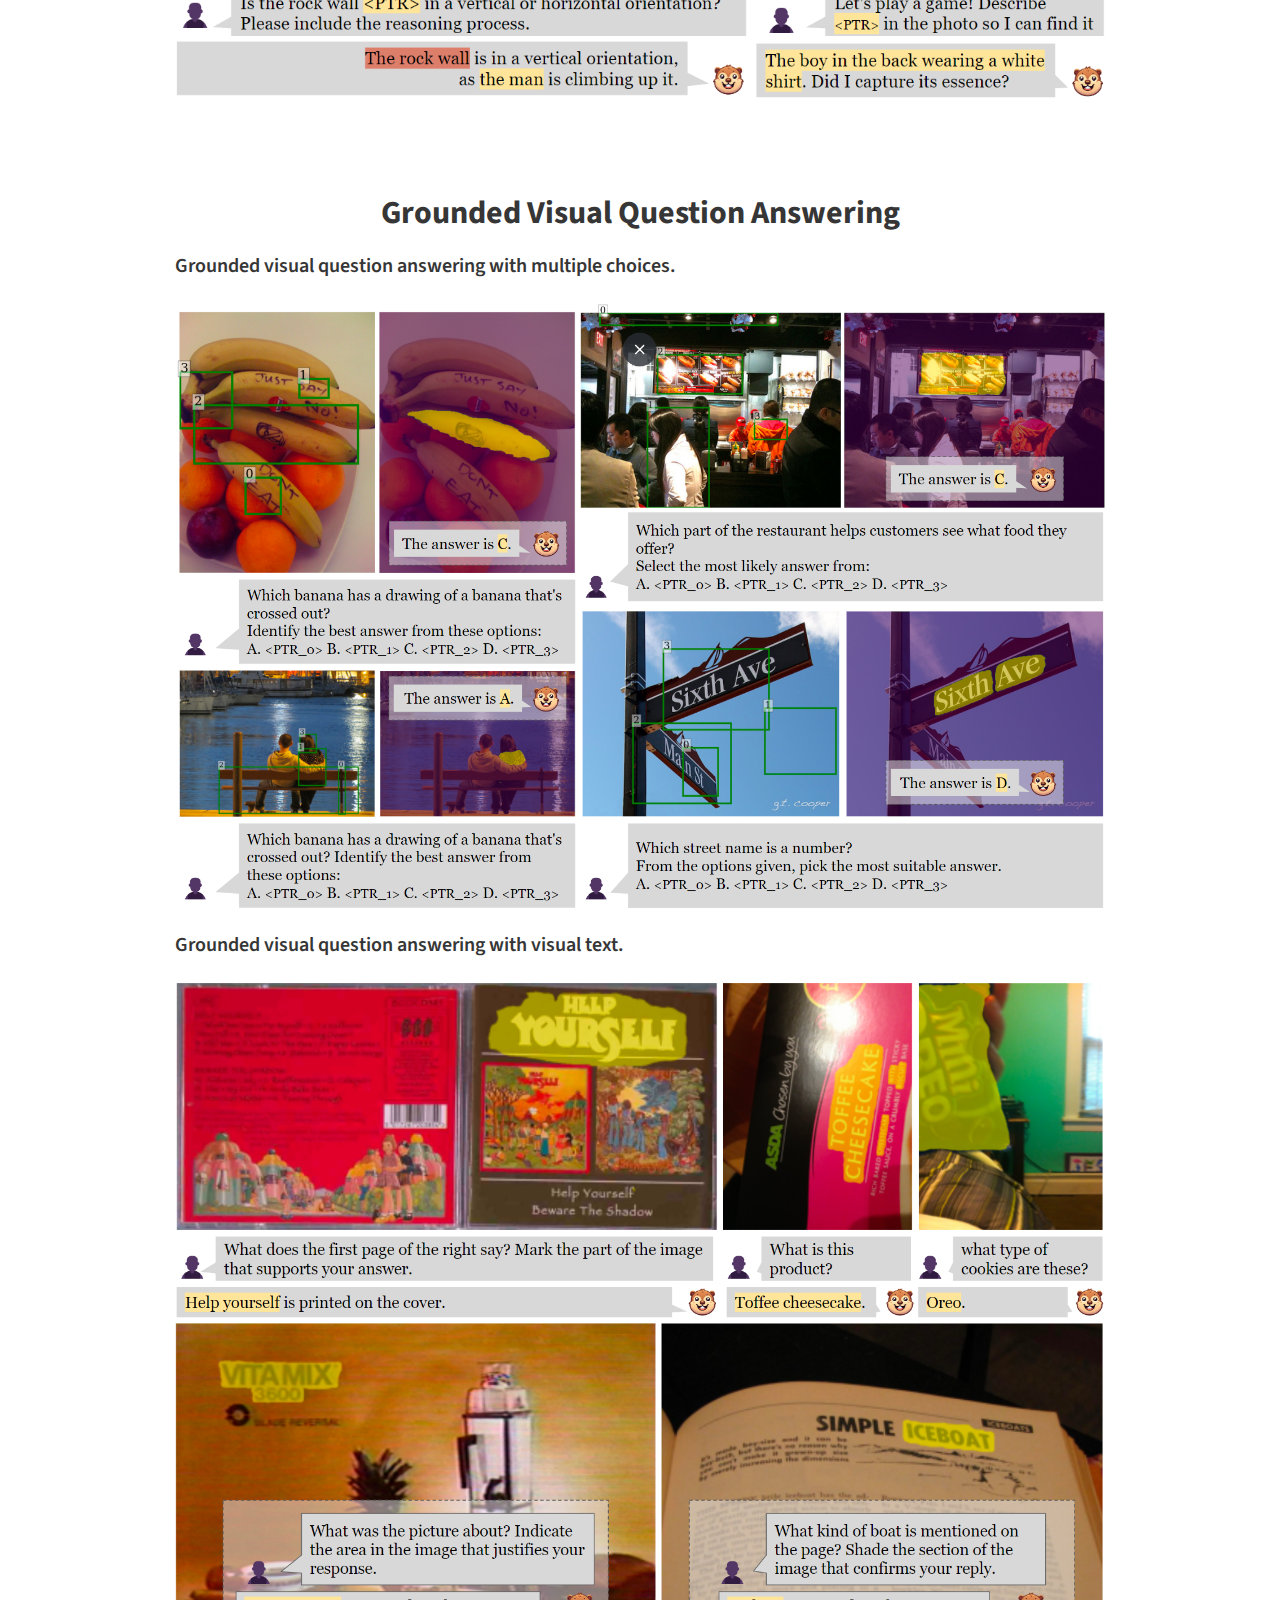
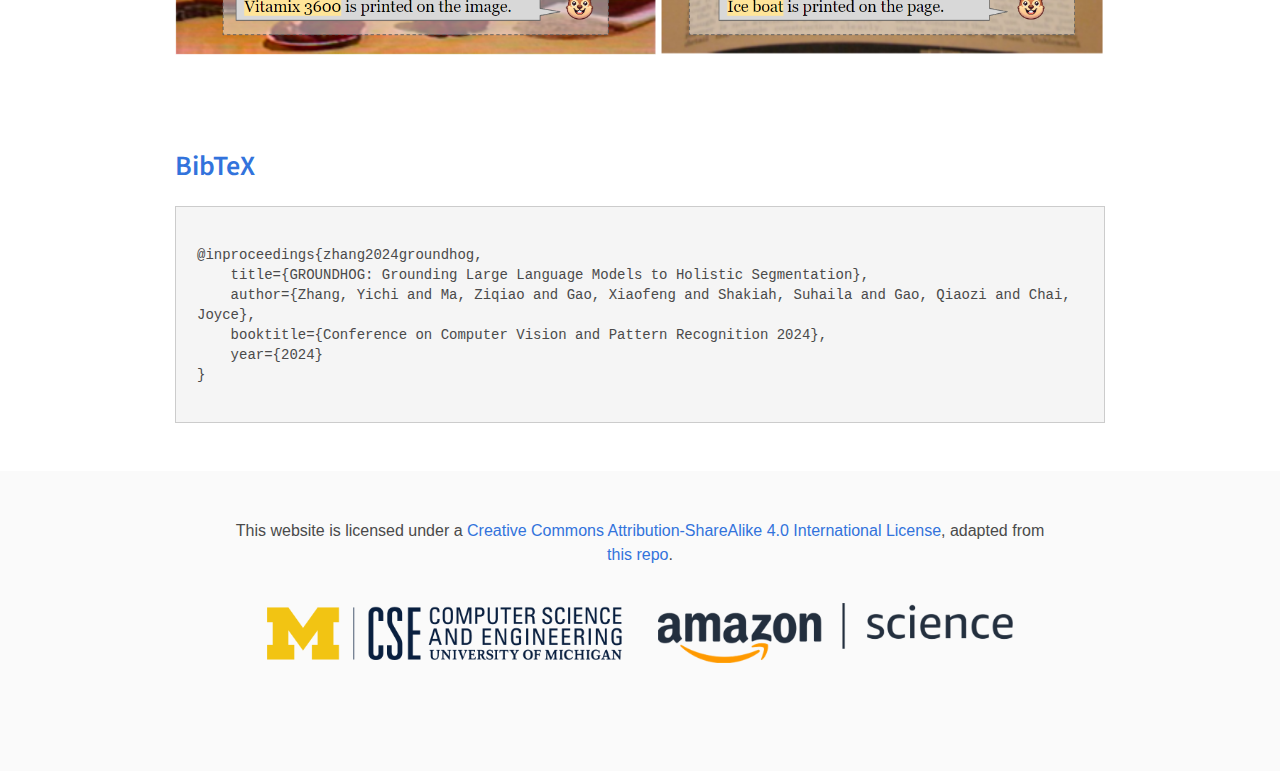
<file: gallery.html>
<!DOCTYPE html>
<html class="fontawesome-i2svg-active fontawesome-i2svg-complete">

<head>
  <meta http-equiv="Content-Type" content="text/html; charset=UTF-8">

  <!-- HTML Meta Tags -->
  <title>GROUNDHOG</title>
  <meta name="description" content="GROUNDHOG: Grounding Large Language Models to Holistic Segmentation">
  <link rel="icon" href="image_assets/groundhog.png" type="image/x-icon">
  <link rel="shortcut icon" href="image_assets/groundhog.png" type="image/x-icon">

  <!-- Facebook Meta Tags -->
  <meta property="og:url" content="https://groundhog-mllm.github.io/">
  <meta property="og:type" content="website">
  <meta property="og:title" content="GROUNDHOG: Grounding Large Language Models to Holistic Segmentation">
  <meta property="og:description" content="GROUNDHOG: Grounding Large Language Models to Holistic Segmentation">
  <meta property="og:image" content="https://groundhog-mllm.github.io/image_assets/preview.png">

  <!-- Twitter Meta Tags -->
  <meta name="twitter:card" content="summary_large_image">
  <meta property="twitter:domain" content="sled-group.github.io">
  <meta property="twitter:url" content="https://groundhog-mllm.github.io/">
  <meta name="twitter:title" content="GROUNDHOG: Grounding Large Language Models to Holistic Segmentation">
  <meta name="twitter:description" content="GROUNDHOG: Grounding Large Language Models to Holistic Segmentation">
  <meta name="twitter:image" content="https://groundhog-mllm.github.io/image_assets/preview.png">

    <!-- Google tag (gtag.js) -->
    <script async="" src="./assets/js"></script>
    <script>
        window.dataLayer = window.dataLayer || [];

        function gtag() {
            dataLayer.push(arguments);
        }
        gtag('js', new Date());

        gtag('config', 'G-9VZKE74FPW');
    </script>

    <title>GROUNDHOG: Grounding Large Language Models to Holistic Segmentation</title>

    <link href="./assets/css" rel="stylesheet">
    <link rel="stylesheet" href="./assets/css/bootstrap.min.css">
    <link rel="stylesheet" href="./assets/css/bulma.min.css">
    <link rel="stylesheet" href="./assets/css/bulma-carousel.min.css">
    <link rel="stylesheet" href="./assets/css/bulma-slider.min.css">
    <link rel="stylesheet" href="./assets/css/tab_gallery.css">
    <!-- <link rel="stylesheet" href="./assets/css/fontawesome.all.min.css"> -->
    <link rel="stylesheet" href="./assets/css/academicons.min.css">
    <link rel="stylesheet" href="./assets/css/index.css">
    <link rel="stylesheet" href="./assets/css/juxtapose.css">
    <link rel="stylesheet" href="./assets/css/image_card_fader.css">
    <link rel="stylesheet" href="./assets/css/image_card_slider.css">

    <link href='https://fonts.googleapis.com/css?family=Monoton' rel='stylesheet'>
    <link href='https://fonts.googleapis.com/css?family=Roboto' rel='stylesheet'>
    <link href='https://fonts.googleapis.com/css?family=Akronim' rel='stylesheet'>
    <link href='https://fonts.googleapis.com/css?family=Inconsolata' rel='stylesheet'>
    <link href='https://fonts.googleapis.com/css?family=Sofia ' rel='stylesheet'>
    <link href='https://fonts.googleapis.com/css?family=VT323 ' rel='stylesheet'>
    <link href='https://fonts.googleapis.com/css?family=Playfair Display ' rel='stylesheet'>

</head>


<body data-new-gr-c-s-check-loaded="14.1098.0" data-gr-ext-installed="">
    <section class="hero">
        <div class="hero-body">
            <div class="container is-max-desktop">
                <div class="columns is-centered">
                    <div class="column has-text-centered">
                        <h1 class="title is-1 publication-title">GROUNDHOG <img src="image_assets/groundhog.png" alt="(logo)" class="title-image">: Grounding Large Language Models to Holistic Segmentation</h1>
                        <div class="column has-text-centered">

                            <div class="is-size-5 publication-authors">
                                <p>
                                    <span class="author-block">
                                <a href="https://sled.eecs.umich.edu/author/yichi-zhang/">Yichi Zhang</a><sup>1</sup>&nbsp</span>
                                    <span class="author-block">
                                <a href="http://ziqiaoma.com/">Ziqiao Ma</a><sup>1</sup>&nbsp</span>
                                    <span class="author-block">
                                <a href="https://xfgao.github.io/">Xiaofeng Gao</a><sup>2</sup>&nbsp</span>
                                    <span class="author-block">
                                <a href="https://www.amazon.science/author/suhaila-shakiah">Suhaila Shakiah</a><sup>2</sup>&nbsp</span>
                                    <span class="author-block">
                                <a href="https://www.amazon.science/author/qiaozi-gao">Qiaozi Gao</a><sup>2</sup>&nbsp</span>
                                    <span class="author-block">
                                <a href="https://web.eecs.umich.edu/~chaijy/">Joyce Chai</a><sup>1</sup>&nbsp</span>
                                </p>
                            </div>

                            <div class="is-size-5 publication-authors">
                                <p>
                                    <span class="author-block">
                            <sup>1</sup>University of Michigan&nbsp</span>
                                    <span class="author-block">
                            <sup>2</sup>Amazon AGI&nbsp</span>
                                </p>

                              <p id="fn1" style="font-size: large;">
                                  CVPR 2024
                              </p>

                            </div>

                            </br>

                            <div class="publication-links">

                                <span class="link-block">
                                <a href="https://arxiv.org/pdf/2402.16846.pdf" class="external-link button is-normal is-rounded is-dark">
                                  <span class="icon">
                                    <svg class="svg-inline--fa fa-file-pdf fa-w-12" aria-hidden="true" focusable="false" data-prefix="fas" data-icon="file-pdf" role="img" xmlns="http://www.w3.org/2000/svg" viewBox="0 0 384 512" data-fa-i2svg="">
                                      <path fill="currentColor" d="M181.9 256.1c-5-16-4.9-46.9-2-46.9 8.4 0 7.6 36.9 2 46.9zm-1.7 47.2c-7.7 20.2-17.3 43.3-28.4 62.7 18.3-7 39-17.2 62.9-21.9-12.7-9.6-24.9-23.4-34.5-40.8zM86.1 428.1c0 .8 13.2-5.4 34.9-40.2-6.7 6.3-29.1 24.5-34.9 40.2zM248 160h136v328c0 13.3-10.7 24-24 24H24c-13.3 0-24-10.7-24-24V24C0 10.7 10.7 0 24 0h200v136c0 13.2 10.8 24 24 24zm-8 171.8c-20-12.2-33.3-29-42.7-53.8 4.5-18.5 11.6-46.6 6.2-64.2-4.7-29.4-42.4-26.5-47.8-6.8-5 18.3-.4 44.1 8.1 77-11.6 27.6-28.7 64.6-40.8 85.8-.1 0-.1.1-.2.1-27.1 13.9-73.6 44.5-54.5 68 5.6 6.9 16 10 21.5 10 17.9 0 35.7-18 61.1-61.8 25.8-8.5 54.1-19.1 79-23.2 21.7 11.8 47.1 19.5 64 19.5 29.2 0 31.2-32 19.7-43.4-13.9-13.6-54.3-9.7-73.6-7.2zM377 105L279 7c-4.5-4.5-10.6-7-17-7h-6v128h128v-6.1c0-6.3-2.5-12.4-7-16.9zm-74.1 255.3c4.1-2.7-2.5-11.9-42.8-9 37.1 15.8 42.8 9 42.8 9z">
                                      </path>
                                    </svg>
                                  </span>
                                <span>Paper</span>
                                </a>
                                </span>

                                <span class="link-block">
                                <a href="https://arxiv.org/abs/2402.16846/" class="external-link button is-normal is-rounded is-dark">
                                  <span class="icon">
                                    <i class="ai ai-arxiv"></i>
                                  </span>
                                    <span>ArXiv</span>
                                </a>
                                </span>

                                <span class="link-block">
                                <a href="#bibtex" class="external-link button is-normal is-rounded is-dark">
                                    <span class="icon">
                                        <i class="ai ai-obp"></i>
                                    </span>
                                    <span>BibTex</span>
                                </a>
                                </span>

                                </br>

                                <span class="link-block">
                                  <a href="https://huggingface.co/datasets/594zyc/GROUNDHOG-RAW" class="external-link button is-normal is-rounded is-dark">
                                      <span>🤗Data (Raw)</span>
                                  </a>
                                  </span>
  
                                <span class="link-block">
                                <a href="https://huggingface.co/datasets/594zyc/GROUNDHOG-M3G2" class="external-link button is-normal is-rounded is-dark">
                                    <span>🤗Data (Processed)</span>
                                </a>
                                </span>

                                <span class="link-block">
                                <a href="https://github.com/amazon-science" class="external-link button is-normal is-rounded is-dark">
                                    <span class="icon">
                                        <svg class="svg-inline--fa fa-github fa-w-16" aria-hidden="true" focusable="false" data-prefix="fab" data-icon="github" role="img" xmlns="http://www.w3.org/2000/svg" viewBox="0 0 496 512" data-fa-i2svg="">
                                        <path fill="currentColor" d="M165.9 397.4c0 2-2.3 3.6-5.2 3.6-3.3.3-5.6-1.3-5.6-3.6 0-2 2.3-3.6 5.2-3.6 3-.3 5.6 1.3 5.6 3.6zm-31.1-4.5c-.7 2 1.3 4.3 4.3 4.9 2.6 1 5.6 0 6.2-2s-1.3-4.3-4.3-5.2c-2.6-.7-5.5.3-6.2 2.3zm44.2-1.7c-2.9.7-4.9 2.6-4.6 4.9.3 2 2.9 3.3 5.9 2.6 2.9-.7 4.9-2.6 4.6-4.6-.3-1.9-3-3.2-5.9-2.9zM244.8 8C106.1 8 0 113.3 0 252c0 110.9 69.8 205.8 169.5 239.2 12.8 2.3 17.3-5.6 17.3-12.1 0-6.2-.3-40.4-.3-61.4 0 0-70 15-84.7-29.8 0 0-11.4-29.1-27.8-36.6 0 0-22.9-15.7 1.6-15.4 0 0 24.9 2 38.6 25.8 21.9 38.6 58.6 27.5 72.9 20.9 2.3-16 8.8-27.1 16-33.7-55.9-6.2-112.3-14.3-112.3-110.5 0-27.5 7.6-41.3 23.6-58.9-2.6-6.5-11.1-33.3 2.6-67.9 20.9-6.5 69 27 69 27 20-5.6 41.5-8.5 62.8-8.5s42.8 2.9 62.8 8.5c0 0 48.1-33.6 69-27 13.7 34.7 5.2 61.4 2.6 67.9 16 17.7 25.8 31.5 25.8 58.9 0 96.5-58.9 104.2-114.8 110.5 9.2 7.9 17 22.9 17 46.4 0 33.7-.3 75.4-.3 83.6 0 6.5 4.6 14.4 17.3 12.1C428.2 457.8 496 362.9 496 252 496 113.3 383.5 8 244.8 8zM97.2 352.9c-1.3 1-1 3.3.7 5.2 1.6 1.6 3.9 2.3 5.2 1 1.3-1 1-3.3-.7-5.2-1.6-1.6-3.9-2.3-5.2-1zm-10.8-8.1c-.7 1.3.3 2.9 2.3 3.9 1.6 1 3.6.7 4.3-.7.7-1.3-.3-2.9-2.3-3.9-2-.6-3.6-.3-4.3.7zm32.4 35.6c-1.6 1.3-1 4.3 1.3 6.2 2.3 2.3 5.2 2.6 6.5 1 1.3-1.3.7-4.3-1.3-6.2-2.2-2.3-5.2-2.6-6.5-1zm-11.4-14.7c-1.6 1-1.6 3.6 0 5.9 1.6 2.3 4.3 3.3 5.6 2.3 1.6-1.3 1.6-3.9 0-6.2-1.4-2.3-4-3.3-5.6-2z">
                                        </path>
                                        </svg>
                                    </span>
                                    <span>Code (Coming Soon)</span>
                                </a>
                                </span>

                                <span class="link-block">
                                <a href="https://huggingface.co/sled-umich" class="external-link button is-normal is-rounded is-dark">
                                    <span>🤗Demo (Coming Soon)</span>
                                </a>
                                </span>

                            </div>
                        </div>
                    </div>
                </div>

                <div class="column has-text-centered link-container" id="blocks">
                    <div class="publication-links">
                        <span class="link-block">
                            <a href="./index.html#blocks" class="external-link button is-normal" style="width: 32%; color: #3273DC;">
                            Home
                            </a>
                        </span>
                        <span class="link-block">
                            <a href="./gallery.html#blocks" class="external-link button is-normal" style="width: 32%; background-color: #2780e3; color: aliceblue;">
                            Gallery
                            </a>
                        </span>
                        <span class="link-block">
                            <a href="./data.html#blocks" class="external-link button is-normal" style="width: 32%; color: #3273DC;">
                            Data
                            </a>
                        </span>
                    </div>
                </div>
            </div>

        </div>
    </section>


  <section class="section">

    <div class="container is-max-desktop">

      <h2 class="title is-3 has-text-centered">
        <b>Grounded Image Captioning</b>
      </h2>

        <div class="columns is-centered">
            <div class="column is-full-width">
                  <div class="content has-text-justified">
                      <h4>
                        Grounded image captioning with short descriptions.
                      </h4>
                  </div>
                  <div class="content has-text-centered">
                      <img src="./image_assets/gallery/short-caption-2.png" width="150%">
                  </div>
            </div>
        </div>
    
        <div class="columns is-centered">
          <div class="column is-full-width">
              <div class="content has-text-justified">
                  <h4>
                    Grounded image captioning with detailed descriptions.
                  </h4>
              </div>
              <div class="content has-text-centered">
                  <img src="./image_assets/gallery/dense-caption-2.png" width="150%">
              </div>
            </div>
        </div>

    </div>

  </section>


  <section class="section">

    <div class="container is-max-desktop">

      <h2 class="title is-3 has-text-centered">
        <b>Referring Expression Segmentation</b>
      </h2>

        <div class="columns is-centered">
          <div class="column is-full-width">
              <div class="content has-text-centered">
                  <img src="./image_assets/gallery/res-2.png" width="150%">
              </div>
          </div>
        </div>
    </div>

  </section>



  <section class="section">

    <div class="container is-max-desktop">

      <h2 class="title is-3 has-text-centered">
        <b>Referential Dialogue</b>
      </h2>

        <div class="columns is-centered">
          <div class="column is-full-width">
              <div class="content has-text-centered">
                  <img src="./image_assets/gallery/rd-2.png" width="150%">
              </div>
          </div>
        </div>
    </div>

  </section>


  <section class="section">

    <div class="container is-max-desktop">

      <h2 class="title is-3 has-text-centered">
        <b>Grounded Visual Question Answering</b>
      </h2>

      <div class="columns is-centered">
        <div class="column is-full-width">
            <div class="content has-text-justified">
                <h4>
                  Grounded visual question answering with multiple choices.
                </h4>
            </div>
            <div class="content has-text-centered">
                <img src="./image_assets/gallery/multi-choice-1.png" width="150%">
            </div>
          </div>
      </div>

        <div class="columns is-centered">
          <div class="column is-full-width">
              <div class="content has-text-justified">
                  <h4>
                    Grounded visual question answering with visual text.
                  </h4>
              </div>
              <div class="content has-text-centered">
                  <img src="./image_assets/gallery/vqa-2.png" width="150%">
              </div>
            </div>
        </div>

    </div>

  </section>

  <section class="section" id="BibTeX">
    <div class="container is-max-desktop content">
        <h2 class="title"><a id="bibtex">BibTeX</a></h2>
        <pre><code>
@inproceedings{zhang2024groundhog,
    title={GROUNDHOG: Grounding Large Language Models to Holistic Segmentation},
    author={Zhang, Yichi and Ma, Ziqiao and Gao, Xiaofeng and Shakiah, Suhaila and Gao, Qiaozi and Chai, Joyce},
    booktitle={Conference on Computer Vision and Pattern Recognition 2024},
    year={2024}
}
        </code></pre>
    </div>
</section>

<footer class="footer">
  <div class="columns is-centered">
      <div class="column is-8">
          <div class="content has-text-centered">
              <p>
                  This website is licensed under a <a rel="license" href="http://creativecommons.org/licenses/by-sa/4.0/">Creative Commons Attribution-ShareAlike 4.0 International License</a>, adapted from <a href="https://github.com/nerfies/nerfies.github.io">this repo</a>.
              </p>
          </div>
      </div>
  </div>
  <div class="columns is-centered">            
      <div class="column is-8">
          <div class="column">
              <div class="content has-text-centered">
                  <img src="./image_assets/umich.png" width="45%">
                  &nbsp;&nbsp;&nbsp;&nbsp;&nbsp;&nbsp;
                  <img src="./image_assets/amazon.png" width="45%">
              </div>
          </div>
      </div>
  </div>
</footer>



  <script type="text/javascript">
    var currentMethodList = ['ours', 'plain', 'full', 'aae', 'ip2p', 'p2p'];
    var currentMethod = "ours";

    function ChangeMethod(idx) {
      var li_list = document.getElementById("method-view-ul").children;
      for (i = 0; i < li_list.length; i++) {
        li_list[i].className = "nav-link";
      }
      li_list[idx].className = "nav-link active";
      currentMethod = currentMethodList[idx];

      var image_livingroom = document.getElementById('image_livingroom');
      var image_cityscape = document.getElementById('image_cityscape');
      image_livingroom.src = "./image_assets/footnote/livingroom/livingroom_" + currentMethod + ".jpg";
      image_cityscape.src = "./image_assets/footnote/cityscape/cityscape_" + currentMethod + ".jpg";
    }
    function ChangePrompt(idx) {
      var li_list = document.getElementById("prompt-view-ul").children;
      for (i = 0; i < li_list.length; i++) {
        li_list[i].className = "nav-link";
      }
      li_list[idx].className = "nav-link active";
      var div_livingroom = document.getElementById('div_livingroom');
      var div_cityscape = document.getElementById('div_cityscape');
      if (idx == 0) {
        div_livingroom.style.display = "";
        div_cityscape.style.display = "none";
      } else {
        div_livingroom.style.display = "none";
        div_cityscape.style.display = "";
      }
    }
  </script>

  <script src="./assets/js/juxtapose.js"></script>
  <script src="./assets/js/popper.min.js"></script>
  <script src="./assets/js/jquery.min.js"></script>
  <script src="./assets/js/bootstrap.min.js"></script>
  <script defer="" src="./assets/js/fontawesome.all.min.js"></script>
  <script src="./assets/js/bulma-carousel.min.js"></script>
  <script src="./assets/js/bulma-slider.min.js"></script>
  <script src="./assets/js/magnifier.js"></script>

</body><grammarly-desktop-integration data-grammarly-shadow-root="true"></grammarly-desktop-integration>

</html>
</file>
<file: assets/css/tab_gallery.css>
/* The grid: Four equal columns that floats next to each other */
.tab_column {
    float: left;
    width: 10%;
    padding: 5px;
}

/* Style the images inside the grid */
.tab_column img {
    opacity: 0.8;
    cursor: pointer;
}

.tab_column img:hover {
    opacity: 1;
}

/* Clear floats after the columns */
.tab_row:after {
    content: "";
    display: table;
    clear: both;
}

/* The expanding image container (positioning is needed to position the close button and the text) */
.tab_container {
    position: relative;
    display: block;
}

/* Expanding image text */
#imgtext {
    position: absolute;
    bottom: 15px;
    left: 15px;
    color: white;
    font-size: 20px;
}

/* Closable button inside the image */
.tab_closebtn {
    position: absolute;
    top: 10px;
    right: 15px;
    color: white;
    font-size: 35px;
    cursor: pointer;
}


#juxtapose-embed {
    width: 100%;
    max-width: initial;
}

#juxtapose-embed {
    width: 100%;
    max-width: initial;
}

#juxtapose-hidden {
    display: none;
}

#controls {
    text-align: center;
    margin-top: 20px;
}
</file>
<file: assets/css/index.css>
body {
  font-family: 'Noto Sans', sans-serif;
}

.title-image {
  vertical-align: top;
  width: 50px;  /* Adjust as needed */
  height: auto; /* Maintains aspect ratio */
}

.section-header-image {
  vertical-align: top;
  width: 32px;  /* Adjust as needed */
  height: auto; /* Maintains aspect ratio */
}

.inline-image {
  vertical-align: top;
  width: 20px;  /* Adjust as needed */
  height: auto; /* Maintains aspect ratio */
}

.footer .icon-link {
  font-size: 25px;
  color: #000;
}

.link-block a {
  margin-top: 5px;
  margin-bottom: 5px;
}

.dnerf {
  font-variant: small-caps;
}

.hero-body {
  padding-bottom: 24px;
}

.teaser .hero-body {
  padding-top: 0;
  padding-bottom: 3rem;
}

.teaser {
  font-family: 'Google Sans', sans-serif;
}


.publication-title {
  font-family: Lato;
  margin-top: -20px;
}

.publication-banner {
  max-height: parent;

}

.publication-banner video {
  position: relative;
  left: auto;
  top: auto;
  transform: none;
  object-fit: fit;
}

.publication-header .hero-body {}

.publication-authors {
  font-family: 'Google Sans', sans-serif;
}

.publication-venue {
  color: #555;
  font-weight: bold;
}

.publication-awards {
  color: #ff3860;
  width: fit-content;
  font-weight: bolder;
}

.publication-authors {}

.publication-authors a {
  color: hsl(204, 86%, 53%) !important;
}

.publication-authors a:hover {
  text-decoration: underline;
}

.author-block {
  display: inline-block;
}

.publication-banner img {}

.publication-authors {
  /*color: #4286f4;*/
}

.publication-video {
  position: relative;
  width: 100%;
  height: 0;
  padding-bottom: 56.25%;

  overflow: hidden;
  border-radius: 10px !important;
}

.publication-image-half {
  width: 50;
}

.publication-video iframe {
  position: absolute;
  top: 0;
  left: 0;
  width: 100%;
  height: 100%;
}

.publication-body img {}

.results-carousel {
  overflow: hidden;
}

.results-carousel .item {
  margin: 5px;
  overflow: hidden;
  border: 1px solid #bbb;
  border-radius: 10px;
  padding: 0;
  font-size: 0;
}

.results-carousel video {
  margin: 0;
}


.interpolation-panel {
  background: #f5f5f5;
  border-radius: 10px;
}

.interpolation-panel .interpolation-image {
  width: 100%;
  border-radius: 5px;
}

.interpolation-video-column {}

.interpolation-panel .slider {
  margin: 0 !important;
}

.interpolation-panel .slider {
  margin: 0 !important;
}

#interpolation-image-wrapper {
  width: 100%;
}

#interpolation-image-wrapper img {
  border-radius: 5px;
}

* {
  box-sizing: border-box;
}

.img-magnifier-container {
  position: relative;
}

.img-magnifier-glass {
  position: absolute;
  border: 3px solid #000;
  border-radius: 0%;
  cursor: none;
  /*Set the size of the magnifier glass:*/
  width: 200px;
  height: 200px;
}

.img-magnifier-glass_init {
  position: absolute;
  border: 0px solid #000;
  border-radius: 50%;
  cursor: none;
  /*Set the size of the magnifier glass:*/
  width: 0px;
  height: 0px;
}

hr {
  margin: 0 auto;
  margin-bottom: 20px;
  width: 100%;
  border: 0;
  height: 2px;
  background-image: linear-gradient(to right, rgba(255, 255, 255, 0.9), rgba(0, 0, 0, 0.35), rgba(255, 255, 255, 0.9));
}
</file>
<file: assets/css/juxtapose.css>
div.juxtapose {
	width: 100%;
	font-family: Helvetica, Arial, sans-serif;
}

div.jx-slider {
	width: 100%;
	height: 100%;
	position: relative;
	overflow: hidden;
	cursor: pointer;
	color: #f3f3f3;
}


div.jx-handle {
	position: absolute;
	height: 100%;
	width: 40px;
	cursor: col-resize;
	z-index: 15;
	margin-left: -20px;
}

.vertical div.jx-handle {
	height: 40px;
	width: 100%;
	cursor: row-resize;
	margin-top: -20px;
	margin-left: 0;
}

div.jx-control {
	height: 100%;
	margin-right: auto;
	margin-left: auto;
	width: 3px;
	background-color: currentColor;
}

.vertical div.jx-control {
	height: 3px;
	width: 100%;
	background-color: currentColor;
	position: relative;
	top: 50%;
	transform: translateY(-50%);
}

div.jx-controller {
	position: absolute;
	margin: auto;
	top: 0;
	bottom: 0;
	height: 60px;
	width: 9px;
	margin-left: -3px;
	background-color: currentColor;
}

.vertical div.jx-controller {
	height: 9px;
	width: 100px;
	margin-left: auto;
	margin-right: auto;
	top: -3px;
	position: relative;
}

div.jx-arrow {
	position: absolute;
	margin: auto;
	top: 0;
	bottom: 0;
	width: 0;
	height: 0;
	transition: all .2s ease;
}

.vertical div.jx-arrow {
	position: absolute;
	margin: 0 auto;
	left: 0;
	right: 0;
	width: 0;
	height: 0;
	transition: all .2s ease;
}


div.jx-arrow.jx-left {
	left: 2px;
	border-style: solid;
	border-width: 8px 8px 8px 0;
	border-color: transparent currentColor transparent transparent;
}

div.jx-arrow.jx-right {
	right: 2px;
	border-style: solid;
	border-width: 8px 0 8px 8px;
	border-color: transparent transparent transparent currentColor;
}

.vertical div.jx-arrow.jx-left {
	left: 0px;
	top: 2px;
	border-style: solid;
	border-width: 0px 8px 8px 8px;
	border-color: transparent transparent currentColor transparent;
}

.vertical div.jx-arrow.jx-right {
	right: 0px;
	top: auto;
	bottom: 2px;
	border-style: solid;
	border-width: 8px 8px 0 8px;
	border-color: currentColor transparent transparent transparent;
}

div.jx-handle:hover div.jx-arrow.jx-left,
div.jx-handle:active div.jx-arrow.jx-left {
	left: -1px;
}

div.jx-handle:hover div.jx-arrow.jx-right,
div.jx-handle:active div.jx-arrow.jx-right {
	right: -1px;
}

.vertical div.jx-handle:hover div.jx-arrow.jx-left,
.vertical div.jx-handle:active div.jx-arrow.jx-left {
	left: 0px;
	top: 0px;
}

.vertical div.jx-handle:hover div.jx-arrow.jx-right,
.vertical div.jx-handle:active div.jx-arrow.jx-right {
	right: 0px;
	bottom: 0px;
}


div.jx-image {
	position: absolute;
	height: 100%;
	display: inline-block;
	top: 0;
	overflow: hidden;
	-webkit-backface-visibility: hidden;
}

.vertical div.jx-image {
	width: 100%;
	left: 0;
	top: auto;
}

div.jx-image img {
	height: 100%;
	width: auto;
	z-index: 5;
	position: absolute;
	margin-bottom: 0;

	max-height: none;
	max-width: none;
	max-height: initial;
	max-width: initial;
}

.vertical div.jx-image img {
	height: auto;
	width: 100%;
}

div.jx-image.jx-left {
	left: 0;
	background-position: left;
}

div.jx-image.jx-left img {
	left: 0;
}

div.jx-image.jx-right {
	right: 0;
	background-position: right;
}

div.jx-image.jx-right img {
	right: 0;
	bottom: 0;
}


.veritcal div.jx-image.jx-left {
	top: 0;
	background-position: top;
}

.veritcal div.jx-image.jx-left img {
	top: 0;
}

.vertical div.jx-image.jx-right {
	bottom: 0;
	background-position: bottom;
}

.veritcal div.jx-image.jx-right img {
	bottom: 0;
}


div.jx-image div.jx-label {
	font-size: 1em;
	padding: .25em .75em;
	position: relative;
	display: inline-block;
	top: 0;
	background-color: #000;
	/* IE 8 */
	background-color: rgba(0, 0, 0, .7);
	color: white;
	z-index: 10;
	white-space: nowrap;
	line-height: 18px;
	vertical-align: middle;
}

div.jx-image.jx-left div.jx-label {
	float: left;
	left: 0;
}

div.jx-image.jx-right div.jx-label {
	float: right;
	right: 0;
}

.vertical div.jx-image div.jx-label {
	display: table;
	position: absolute;
}

.vertical div.jx-image.jx-right div.jx-label {
	left: 0;
	bottom: 0;
	top: auto;
}

div.jx-credit {
	line-height: 1.1;
	font-size: 0.75em;
}

div.jx-credit em {
	font-weight: bold;
	font-style: normal;
}


/* Animation */

div.jx-image.transition {
	transition: width .5s ease;
}

div.jx-handle.transition {
	transition: left .5s ease;
}

.vertical div.jx-image.transition {
	transition: height .5s ease;
}

.vertical div.jx-handle.transition {
	transition: top .5s ease;
}
</file>
<file: assets/css/image_card_fader.css>
.d-flex {
    display: flex;
}
  
.justify-content-center {
justify-content: center;
}
  
.flip-card-container {
margin: 0 5px;
}
  
.flip-card {
perspective: 1000px;
}
  
.flip-card-inner {
    position: relative;
    width: 1000px;
    height: 215px;
    text-align: center;
    transition: transform 1.5s;
    transform-style: preserve-3d;
}
  

.out{
    opacity: 0;
    transition: opacity 1s;
}

.in{
    opacity: 1;
    transition: opacity 1s;
}

/* .flipped .flip-card-inner {
    opacity: 0;
} */
  
.flip-card-front, .flip-card-back {
    position: absolute;
    width: 100%;
    height: 100%;
    backface-visibility: hidden;
}
  
.flip-card-front {
    color: black;
    z-index: 2;
}
  
  .flip-card-back {
    /* transform: rotateY(180deg); */
    z-index: 1;
  }
</file>
<file: assets/css/image_card_slider.css>
.d-flex {
    display: flex;
  }
  
.justify-content-center {
justify-content: center;
}

.card-container {
    /* position: relative; */
    margin: auto;
    width: 1000px;
  }


.card-front{
    text-align: center;
    width: 360px;
    height: 360px;
}

.card-back{
    width: 360px;
    height: 360px;
    display: none;
}
  
  /* .slide {
    position: absolute;
    width: 100%;
    height: 500px;
    left: 100%;
    transition: all 0.5s ease-in-out;
  }
  
  .slide:first-child {
    left: 0;
  } */
</file>
<file: assets/css/academicons.min.css>
@font-face {font-family: 'Academicons';font-style: normal;font-weight: 400;font-display: block;src:url('../fonts/academicons.eot');src:url('../fonts/academicons.eot') format('embedded-opentype'), url('../fonts/academicons.ttf') format('truetype'), url('../fonts/academicons.woff') format('woff'), url('../fonts/academicons.svg') format('svg');}.ai {font-family: 'Academicons';font-weight: 400;-moz-osx-font-smoothing: grayscale;-webkit-font-smoothing: antialiased;display: inline-block;font-style: normal;font-variant: normal;text-rendering: auto;line-height: 1;}.ai-academia:before {content: "\e9af";}.ai-academia-square:before {content: "\e93d";}.ai-acclaim:before {content: "\e92e";}.ai-acclaim-square:before {content: "\e93a";}.ai-acm:before {content: "\e93c";}.ai-acm-square:before {content: "\e95d";}.ai-acmdl:before {content: "\e96a";}.ai-acmdl-square:before {content: "\e9d3";}.ai-ads:before {content: "\e9cb";}.ai-ads-square:before {content: "\e94a";}.ai-africarxiv:before {content: "\e91b";}.ai-africarxiv-square:before {content: "\e90b";}.ai-archive:before {content: "\e955";}.ai-archive-square:before {content: "\e956";}.ai-arxiv:before {content: "\e974";}.ai-arxiv-square:before {content: "\e9a6";}.ai-biorxiv:before {content: "\e9a2";}.ai-biorxiv-square:before {content: "\e98b";}.ai-ceur:before {content: "\e96d";}.ai-ceur-square:before {content: "\e92f";}.ai-ciencia-vitae:before {content: "\e912";}.ai-ciencia-vitae-square:before {content: "\e913";}.ai-clarivate:before {content: "\e924";}.ai-clarivate-square:before {content: "\e925";}.ai-closed-access:before {content: "\e942";}.ai-closed-access-square:before {content: "\e943";}.ai-conversation:before {content: "\e94c";}.ai-conversation-square:before {content: "\e915";}.ai-coursera:before {content: "\e95f";}.ai-coursera-square:before {content: "\e97f";}.ai-crossref:before {content: "\e918";}.ai-crossref-square:before {content: "\e919";}.ai-cv:before {content: "\e9a5";}.ai-cv-square:before {content: "\e90a";}.ai-datacite:before {content: "\e91c";}.ai-datacite-square:before {content: "\e91d";}.ai-dataverse:before {content: "\e9f7";}.ai-dataverse-square:before {content: "\e9e4";}.ai-dblp:before {content: "\e94f";}.ai-dblp-square:before {content: "\e93f";}.ai-depsy:before {content: "\e97a";}.ai-depsy-square:before {content: "\e94b";}.ai-doi:before {content: "\e97e";}.ai-doi-square:before {content: "\e98f";}.ai-dryad:before {content: "\e97c";}.ai-dryad-square:before {content: "\e98c";}.ai-elsevier:before {content: "\e961";}.ai-elsevier-square:before {content: "\e910";}.ai-figshare:before {content: "\e981";}.ai-figshare-square:before {content: "\e9e7";}.ai-google-scholar:before {content: "\e9d4";}.ai-google-scholar-square:before {content: "\e9f9";}.ai-hal:before {content: "\e92c";}.ai-hal-square:before {content: "\e92d";}.ai-hypothesis:before {content: "\e95a";}.ai-hypothesis-square:before {content: "\e95b";}.ai-ideas-repec:before {content: "\e9ed";}.ai-ideas-repec-square:before {content: "\e9f8";}.ai-ieee:before {content: "\e929";}.ai-ieee-square:before {content: "\e9b9";}.ai-impactstory:before {content: "\e9cf";}.ai-impactstory-square:before {content: "\e9aa";}.ai-inaturalist:before {content: "\e900";}.ai-inaturalist-square:before {content: "\e901";}.ai-inpn:before {content: "\e902";}.ai-inpn-square:before {content: "\e903";}.ai-inspire:before {content: "\e9e9";}.ai-inspire-square:before {content: "\e9fe";}.ai-isidore:before {content: "\e936";}.ai-isidore-square:before {content: "\e954";}.ai-jstor:before {content: "\e938";}.ai-jstor-square:before {content: "\e944";}.ai-lattes:before {content: "\e9b3";}.ai-lattes-square:before {content: "\e99c";}.ai-mathoverflow:before {content: "\e9f6";}.ai-mathoverflow-square:before {content: "\e97b";}.ai-mendeley:before {content: "\e9f0";}.ai-mendeley-square:before {content: "\e9f3";}.ai-moodle:before {content: "\e907";}.ai-moodle-square:before {content: "\e908";}.ai-mtmt:before {content: "\e950";}.ai-mtmt-square:before {content: "\e951";}.ai-nakala:before {content: "\e940";}.ai-nakala-square:before {content: "\e941";}.ai-obp:before {content: "\e92a";}.ai-obp-square:before {content: "\e92b";}.ai-open-access:before {content: "\e939";}.ai-open-access-square:before {content: "\e9f4";}.ai-open-data:before {content: "\e966";}.ai-open-data-square:before {content: "\e967";}.ai-open-materials:before {content: "\e968";}.ai-open-materials-square:before {content: "\e969";}.ai-openedition:before {content: "\e946";}.ai-openedition-square:before {content: "\e947";}.ai-orcid:before {content: "\e9d9";}.ai-orcid-square:before {content: "\e9c3";}.ai-osf:before {content: "\e9ef";}.ai-osf-square:before {content: "\e931";}.ai-overleaf:before {content: "\e914";}.ai-overleaf-square:before {content: "\e98d";}.ai-philpapers:before {content: "\e98a";}.ai-philpapers-square:before {content: "\e96f";}.ai-piazza:before {content: "\e99a";}.ai-piazza-square:before {content: "\e90c";}.ai-preregistered:before {content: "\e906";}.ai-preregistered-square:before {content: "\e96b";}.ai-protocols:before {content: "\e952";}.ai-protocols-square:before {content: "\e953";}.ai-psyarxiv:before {content: "\e90e";}.ai-psyarxiv-square:before {content: "\e90f";}.ai-publons:before {content: "\e937";}.ai-publons-square:before {content: "\e94e";}.ai-pubmed:before {content: "\e99f";}.ai-pubmed-square:before {content: "\e97d";}.ai-pubpeer:before {content: "\e922";}.ai-pubpeer-square:before {content: "\e923";}.ai-researcherid:before {content: "\e91a";}.ai-researcherid-square:before {content: "\e95c";}.ai-researchgate:before {content: "\e95e";}.ai-researchgate-square:before {content: "\e99e";}.ai-ror:before {content: "\e948";}.ai-ror-square:before {content: "\e949";}.ai-sci-hub:before {content: "\e959";}.ai-sci-hub-square:before {content: "\e905";}.ai-scirate:before {content: "\e98e";}.ai-scirate-square:before {content: "\e99d";}.ai-scopus:before {content: "\e91e";}.ai-scopus-square:before {content: "\e91f";}.ai-semantic-scholar:before {content: "\e96e";}.ai-semantic-scholar-square:before {content: "\e96c";}.ai-springer:before {content: "\e928";}.ai-springer-square:before {content: "\e99b";}.ai-ssrn:before {content: "\e916";}.ai-ssrn-square:before {content: "\e917";}.ai-stackoverflow:before {content: "\e920";}.ai-stackoverflow-square:before {content: "\e921";}.ai-zenodo:before {content: "\e911";}.ai-zotero:before {content: "\e962";}.ai-zotero-square:before {content: "\e932";}.ai-lg {font-size: 1.33333em;line-height: 0.75em;vertical-align: -.0667em;}.ai-xs {font-size: .75em;}.ai-sm {font-size: .875em;}.ai-1x {font-size: 1em;}.ai-2x {font-size: 2em;}.ai-3x {font-size: 3em;}.ai-4x {font-size: 4em;}.ai-5x {font-size: 5em;}.ai-6x {font-size: 6em;}.ai-7x {font-size: 7em;}.ai-8x {font-size: 8em;}.ai-9x {font-size: 9em;}.ai-10x {font-size: 10em;}.ai-fw {text-align: center;width: 1.25em;}.ai-ul {list-style-type: none;margin-left: 2.5em;padding-left: 0;}.ai-ul > li {position: relative;}.ai-li {left: -2em;position: absolute;text-align: center;width: 2em;line-height: inherit;}.ai-border {border: solid 0.08em #eee;border-radius: .1em;padding: .2em .25em .15em;}.ai-pull-left {float: left;}.ai-pull-right {float: right;}.ai.ai-pull-left {margin-right: .3em;}.ai.ai-pull-right {margin-right: .3em;}.ai-stack {display: inline-block;height: 2em;line-height: 2em;position: relative;vertical-align: middle;width: 2.5em;}.ai-stack-1x, .ai-stack-2x {left: 0;position: absolute;text-align: center;width: 100%;}.ai-stack-1x {line-height: inherit;}.ai-stack-2x {font-size: 2em;}.ai-inverse {color: #fff;}
</file>
